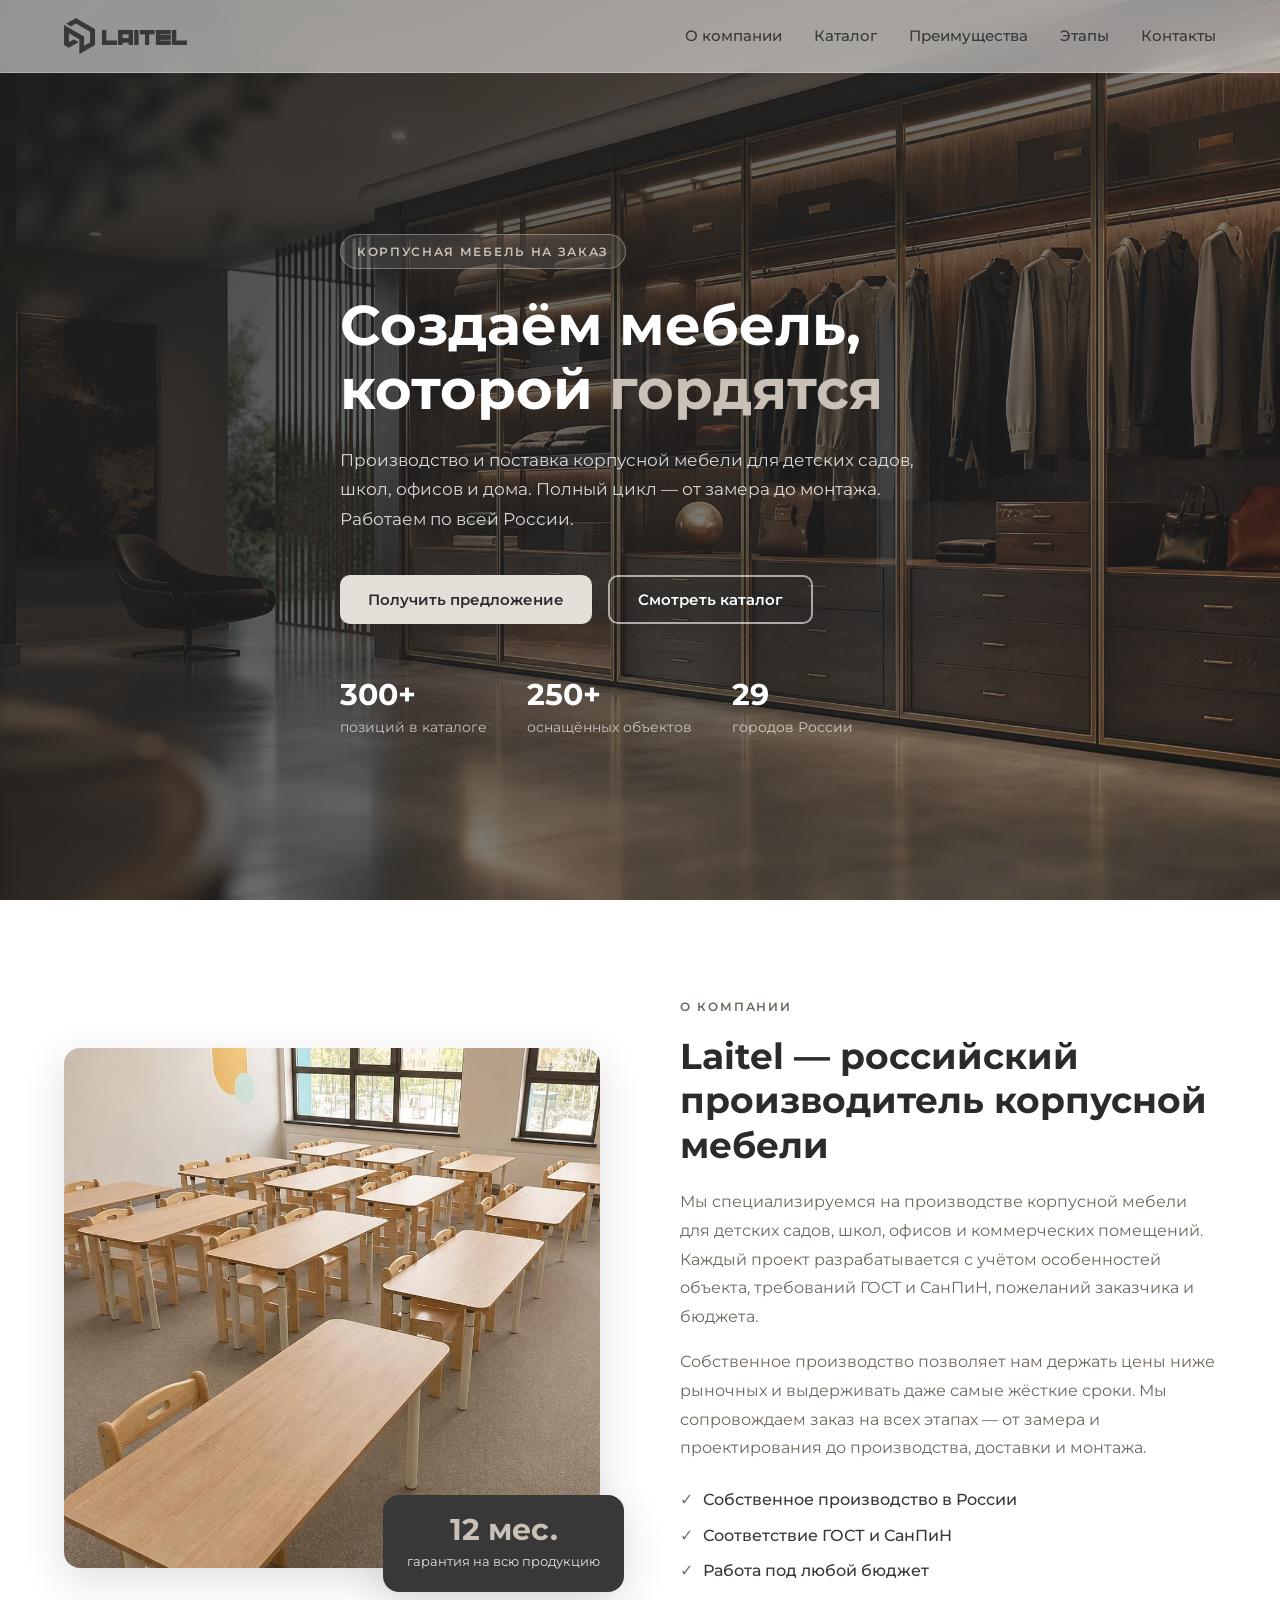
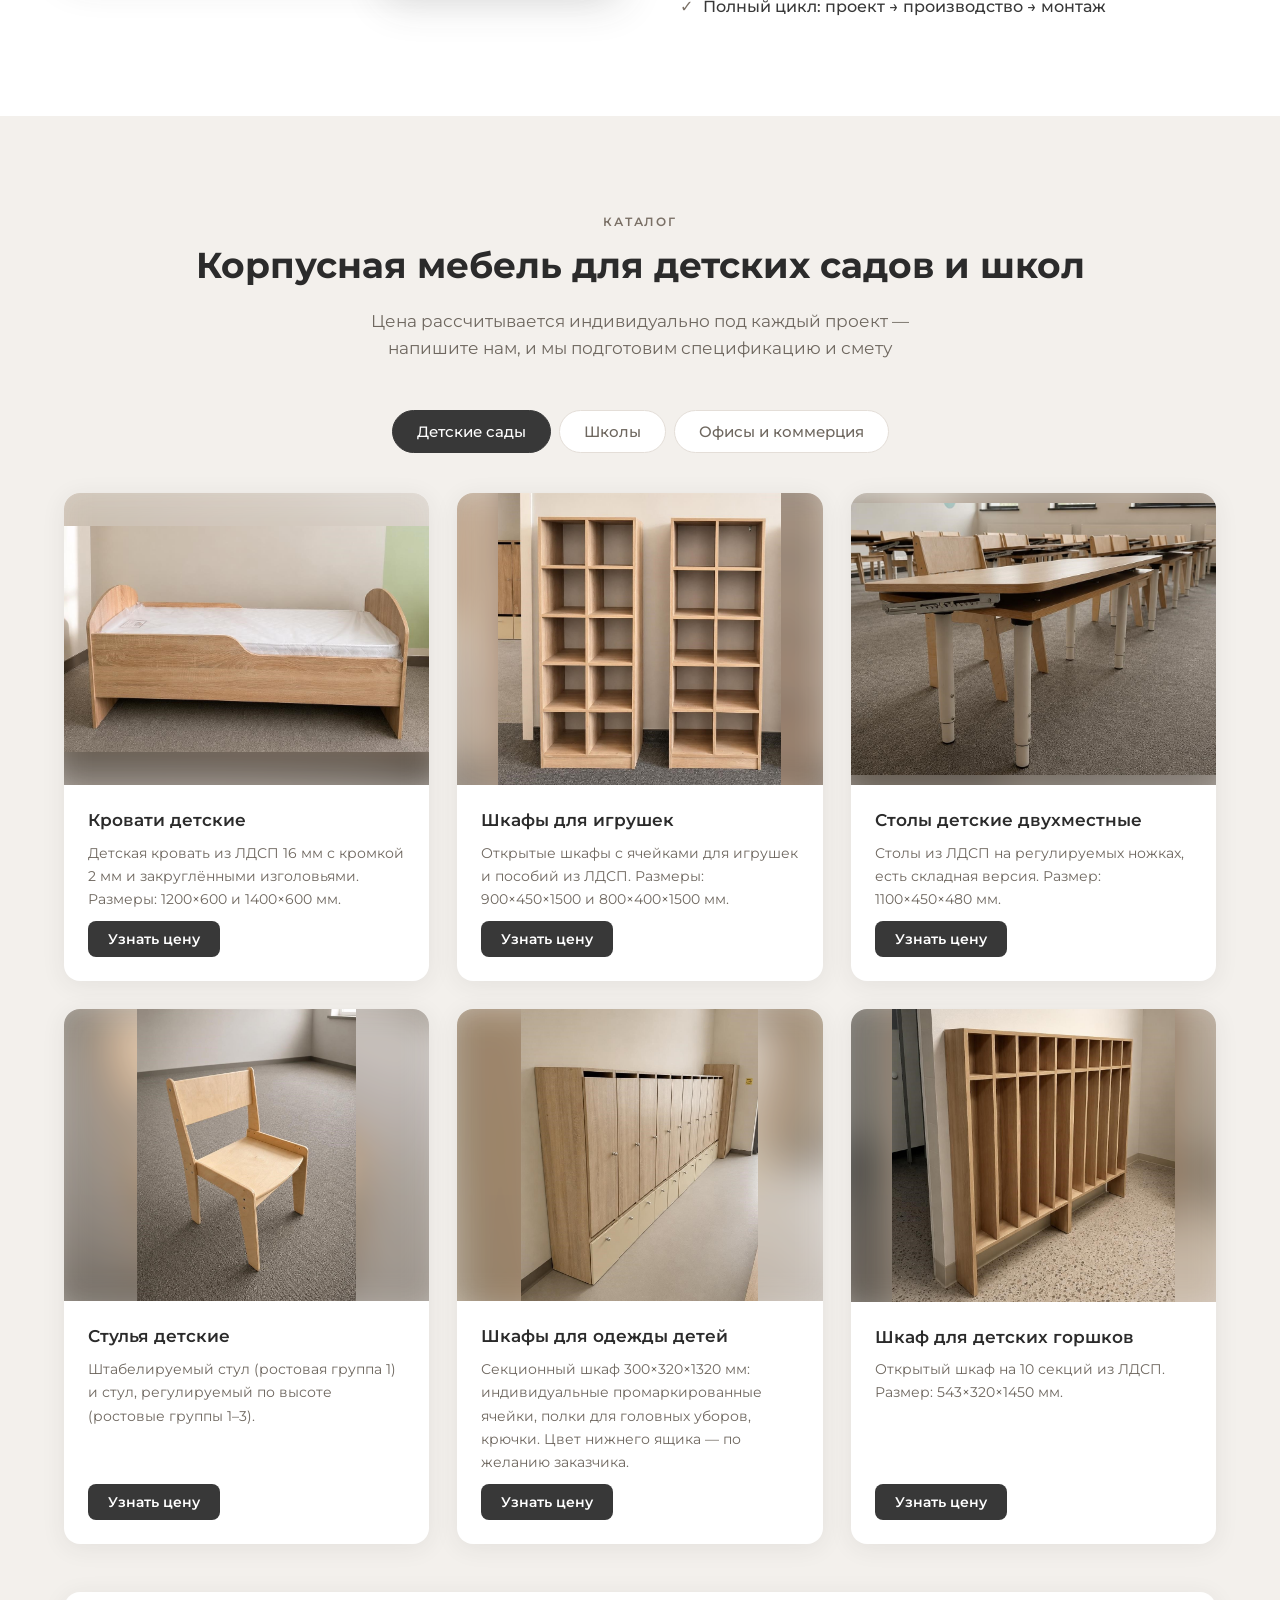
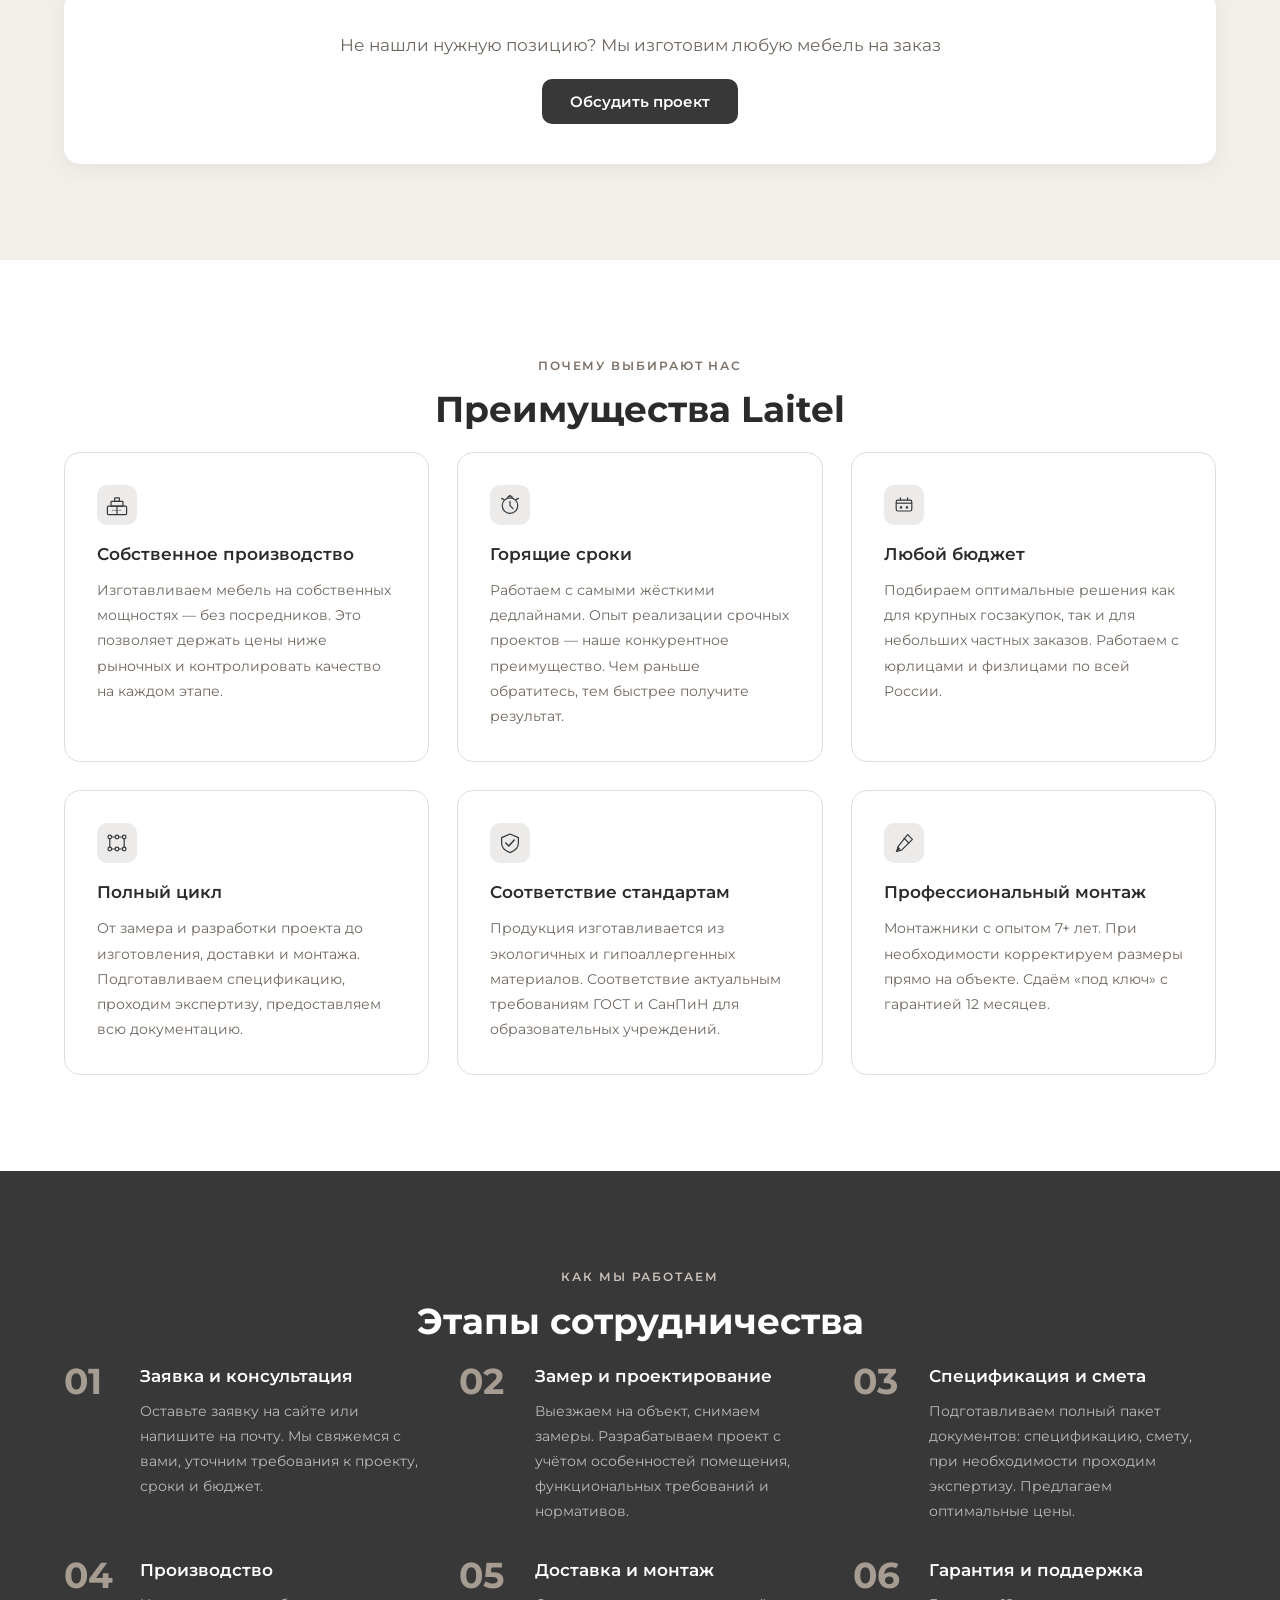
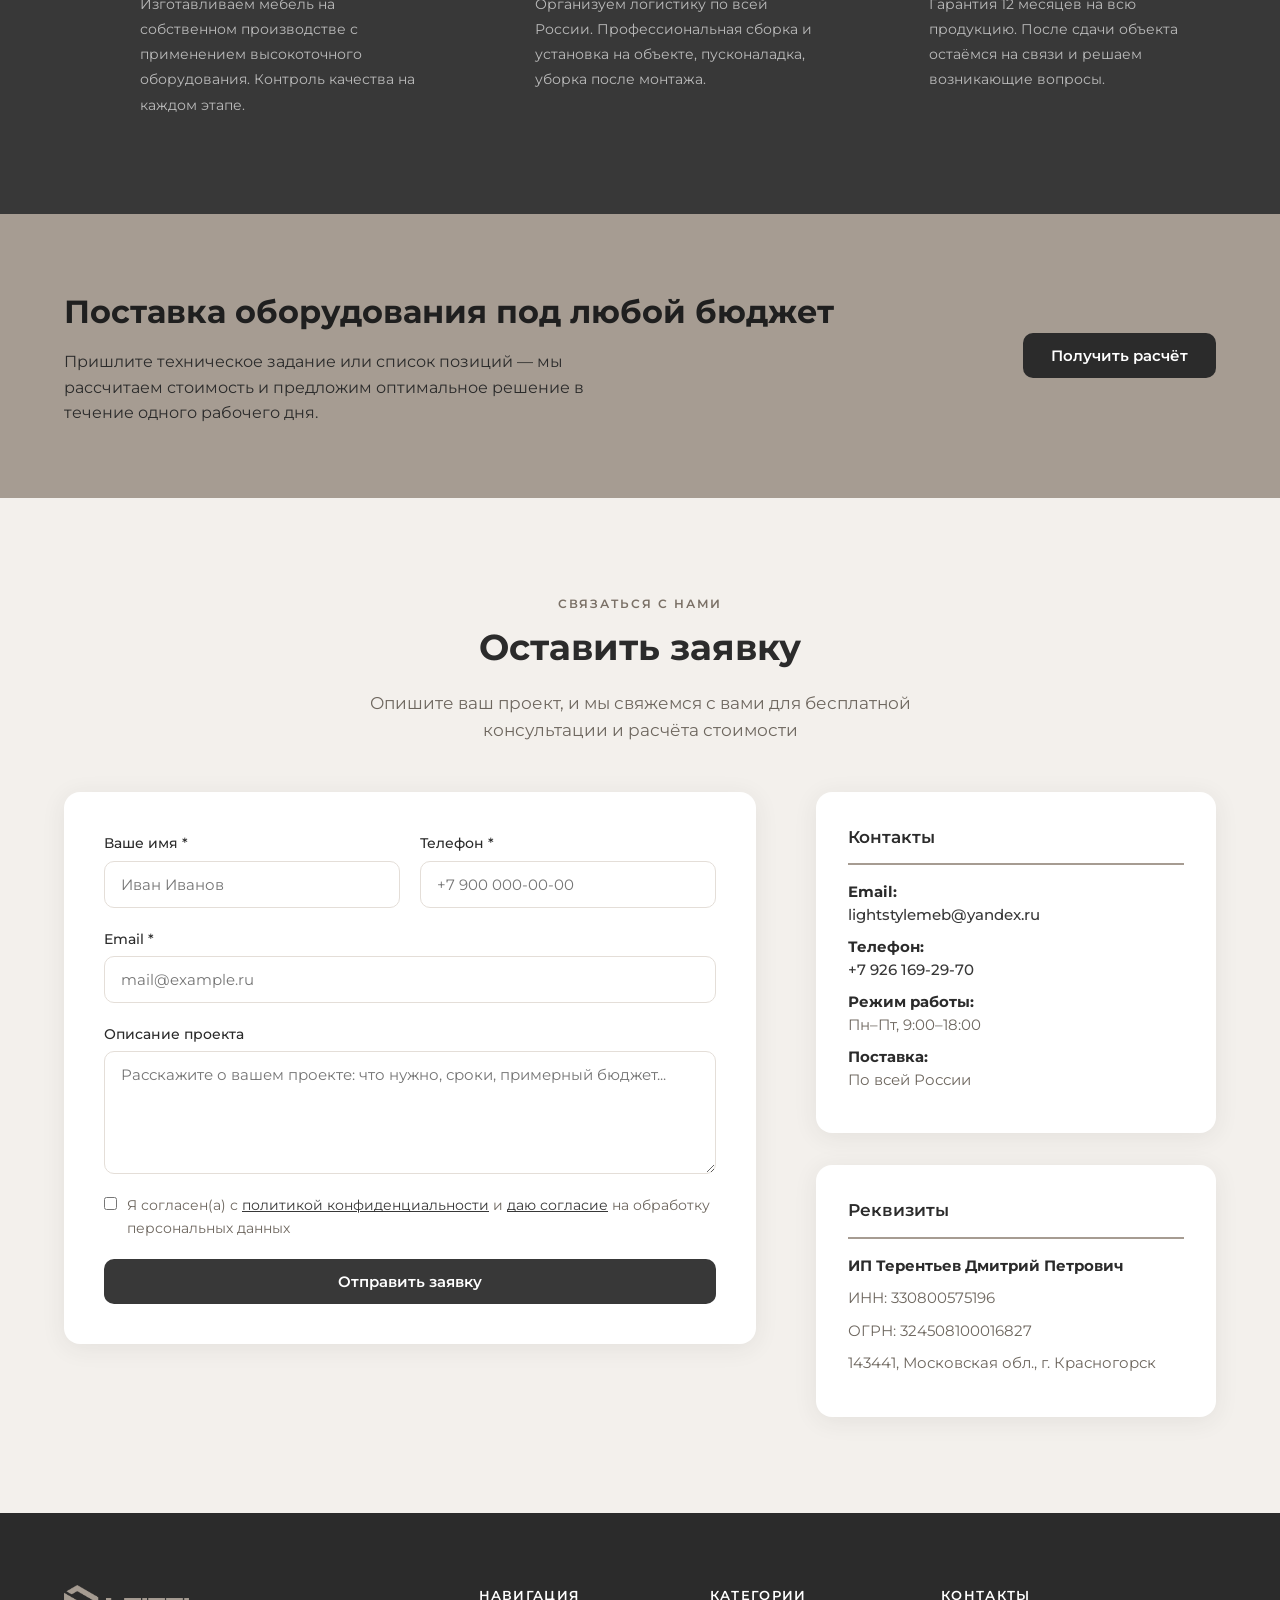
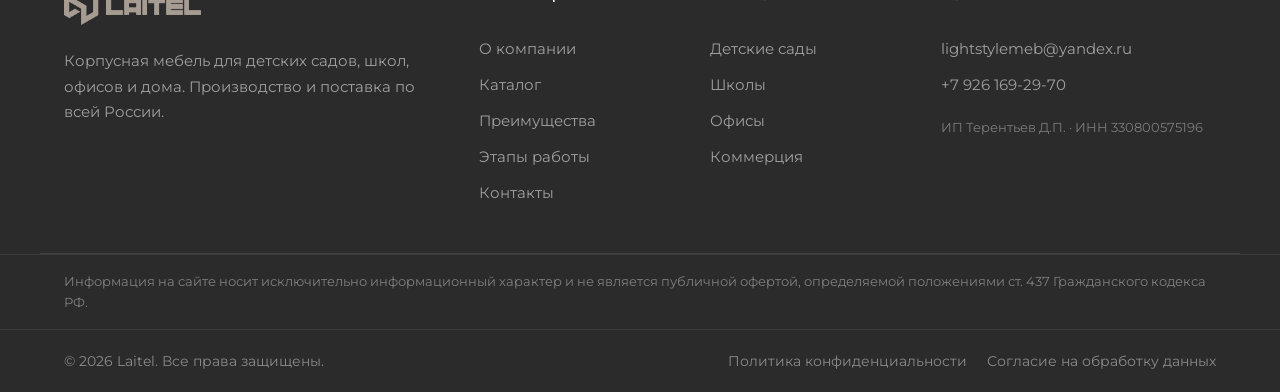
<file: index.html>
<!DOCTYPE html>
<html lang="ru">
<head>
  <meta charset="UTF-8" />
  <meta name="viewport" content="width=device-width, initial-scale=1.0" />
  <title>Laitel — Корпусная мебель на заказ</title>
  <meta name="description" content="Laitel — производство корпусной мебели для детских садов, школ, офисов и дома. Полный цикл от проекта до монтажа по всей России." />
  <meta name="theme-color" content="#383838" />
  <meta property="og:type" content="website" />
  <meta property="og:title" content="Laitel — Корпусная мебель на заказ" />
  <meta property="og:description" content="Производство и поставка корпусной мебели для детских садов, школ, офисов и дома по всей России." />
  <meta property="og:image" content="https://laitel-mebel.ru/images/og-laitel.jpg" />
  <link rel="icon" type="image/png" href="favicon.png" />
  <link rel="apple-touch-icon" href="apple-touch-icon.png" />
  <link rel="preconnect" href="https://fonts.googleapis.com" />
  <link rel="preconnect" href="https://fonts.gstatic.com" crossorigin />
  <link href="https://fonts.googleapis.com/css2?family=Montserrat:wght@400;500;600;700&display=swap" rel="stylesheet" />
  <link rel="stylesheet" href="style.css" />
</head>
<body>

<!-- HEADER -->
<header class="header" id="header">
  <div class="container header__inner">
    <a href="#top" class="logo" aria-label="Laitel — на главную">
      <img src="images/laitel-logo-dark.png" alt="Laitel" width="124" height="36" />
    </a>
    <nav class="nav" id="nav">
      <a href="#about">О компании</a>
      <a href="#catalog">Каталог</a>
      <a href="#advantages">Преимущества</a>
      <a href="#process">Этапы</a>
      <a href="#contact">Контакты</a>
    </nav>
    <button class="burger" id="burger" aria-label="Меню">
      <span></span><span></span><span></span>
    </button>
  </div>
</header>

<!-- HERO -->
<section class="hero" id="top">
  <div class="hero__bg">
    <div class="hero__overlay"></div>
  </div>
  <div class="container hero__content">
    <p class="hero__label">Корпусная мебель на заказ</p>
    <h1 class="hero__title">Создаём мебель,<br>которой <span>гордятся</span></h1>
    <p class="hero__sub">Производство и поставка корпусной мебели для детских садов, школ, офисов и дома. Полный цикл — от замера до монтажа. Работаем по всей России.</p>
    <div class="hero__btns">
      <a href="#contact" class="btn btn--primary">Получить предложение</a>
      <a href="#catalog" class="btn btn--outline">Смотреть каталог</a>
    </div>
    <div class="hero__stats">
      <div class="hero__stat">
        <strong>300+</strong>
        <span>позиций в каталоге</span>
      </div>
      <div class="hero__stat">
        <strong>250+</strong>
        <span>оснащённых объектов</span>
      </div>
      <div class="hero__stat">
        <strong>29</strong>
        <span>городов России</span>
      </div>
    </div>
  </div>
</section>

<!-- ABOUT -->
<section class="about section" id="about">
  <div class="container">
    <div class="about__grid">
      <div class="about__image-wrap">
        <img src="images/image0.jpg" alt="Детская мебель Laitel в групповой комнате" class="about__image" loading="lazy" />
        <div class="about__badge">
          <strong>12 мес.</strong>
          <span>гарантия на всю продукцию</span>
        </div>
      </div>
      <div class="about__text">
        <p class="section__label">О компании</p>
        <h2 class="section__title">Laitel — российский производитель корпусной мебели</h2>
        <p>Мы специализируемся на производстве корпусной мебели для детских садов, школ, офисов и коммерческих помещений. Каждый проект разрабатывается с учётом особенностей объекта, требований ГОСТ и СанПиН, пожеланий заказчика и бюджета.</p>
        <p>Собственное производство позволяет нам держать цены ниже рыночных и выдерживать даже самые жёсткие сроки. Мы сопровождаем заказ на всех этапах — от замера и проектирования до производства, доставки и монтажа.</p>
        <ul class="about__list">
          <li><span class="check">✓</span> Собственное производство в России</li>
          <li><span class="check">✓</span> Соответствие ГОСТ и СанПиН</li>
          <li><span class="check">✓</span> Работа под любой бюджет</li>
          <li><span class="check">✓</span> Полный цикл: проект → производство → монтаж</li>
        </ul>
      </div>
    </div>
  </div>
</section>

<!-- CATALOG -->
<section class="catalog section" id="catalog">
  <div class="container">
    <p class="section__label center">Каталог</p>
    <h2 class="section__title center">Корпусная мебель для детских садов и школ</h2>
    <p class="section__sub center">Цена рассчитывается индивидуально под каждый проект — напишите нам, и мы подготовим спецификацию и смету</p>

    <div class="tabs">
      <button class="tab tab--active" data-tab="kindergarten">Детские сады</button>
      <button class="tab" data-tab="school">Школы</button>
      <button class="tab" data-tab="office">Офисы и коммерция</button>
    </div>

    <div class="catalog__grid" id="tab-kindergarten">
      <div class="card">
        <div class="card__img" role="img" aria-label="Кровати детские" style="--img:url('images/image74.jpg')"></div>
        <div class="card__body">
          <h3>Кровати детские</h3>
          <p>Детская кровать из ЛДСП 16 мм с кромкой 2 мм и закруглёнными изголовьями. Размеры: 1200×600 и 1400×600 мм.</p>
          <a href="#contact" class="btn btn--sm">Узнать цену</a>
        </div>
      </div>
      <div class="card">
        <div class="card__img" role="img" aria-label="Шкафы для игрушек" style="--img:url('images/image34.jpg')"></div>
        <div class="card__body">
          <h3>Шкафы для игрушек</h3>
          <p>Открытые шкафы с ячейками для игрушек и пособий из ЛДСП. Размеры: 900×450×1500 и 800×400×1500 мм.</p>
          <a href="#contact" class="btn btn--sm">Узнать цену</a>
        </div>
      </div>
      <div class="card">
        <div class="card__img" role="img" aria-label="Столы детские двухместные" style="--img:url('images/image58.jpg')"></div>
        <div class="card__body">
          <h3>Столы детские двухместные</h3>
          <p>Столы из ЛДСП на регулируемых ножках, есть складная версия. Размер: 1100×450×480 мм.</p>
          <a href="#contact" class="btn btn--sm">Узнать цену</a>
        </div>
      </div>
      <div class="card">
        <div class="card__img" role="img" aria-label="Стулья детские" style="--img:url('images/image59.jpg')"></div>
        <div class="card__body">
          <h3>Стулья детские</h3>
          <p>Штабелируемый стул (ростовая группа 1) и стул, регулируемый по высоте (ростовые группы 1–3).</p>
          <a href="#contact" class="btn btn--sm">Узнать цену</a>
        </div>
      </div>
      <div class="card">
        <div class="card__img" role="img" aria-label="Шкафы для одежды детей" style="--img:url('images/image82.jpg')"></div>
        <div class="card__body">
          <h3>Шкафы для одежды детей</h3>
          <p>Секционный шкаф 300×320×1320 мм: индивидуальные промаркированные ячейки, полки для головных уборов, крючки. Цвет нижнего ящика — по желанию заказчика.</p>
          <a href="#contact" class="btn btn--sm">Узнать цену</a>
        </div>
      </div>
      <div class="card">
        <div class="card__img" role="img" aria-label="Шкаф для детских горшков" style="--img:url('images/image38.jpg')"></div>
        <div class="card__body">
          <h3>Шкаф для детских горшков</h3>
          <p>Открытый шкаф на 10 секций из ЛДСП. Размер: 543×320×1450 мм.</p>
          <a href="#contact" class="btn btn--sm">Узнать цену</a>
        </div>
      </div>
    </div>

    <div class="catalog__grid hidden" id="tab-school">
      <div class="card">
        <div class="card__img" role="img" aria-label="Стол письменный с ящиками" style="--img:url('images/image42.jpg')"></div>
        <div class="card__body">
          <h3>Стол письменный с ящиками</h3>
          <p>Письменный стол с выдвижными ящиками и нишей из ЛДСП. Размер: 1200×600×750 мм.</p>
          <a href="#contact" class="btn btn--sm">Узнать цену</a>
        </div>
      </div>
      <div class="card">
        <div class="card__img" role="img" aria-label="Стол письменный" style="--img:url('images/image48.jpg')"></div>
        <div class="card__body">
          <h3>Стол письменный</h3>
          <p>Письменный стол с кабель-каналами в столешнице из ЛДСП. Размер: 1400×700×750 мм.</p>
          <a href="#contact" class="btn btn--sm">Узнать цену</a>
        </div>
      </div>
      <div class="card">
        <div class="card__img" role="img" aria-label="Шкаф для белья" style="--img:url('images/image5.jpg')"></div>
        <div class="card__body">
          <h3>Шкаф для белья</h3>
          <p>Вместительный шкаф с двустворчатой дверцей и выдвижными ящиками из ЛДСП. Размер: 1200×600×1800 мм.</p>
          <a href="#contact" class="btn btn--sm">Узнать цену</a>
        </div>
      </div>
      <div class="card">
        <div class="card__img" role="img" aria-label="Шкаф комбинированный со стеклом" style="--img:url('images/image17.jpg')"></div>
        <div class="card__body">
          <h3>Шкаф комбинированный со стеклом</h3>
          <p>Шкаф со стеклянными дверцами в верхней части и закрытыми секциями внизу. Размер: 724×362×1779 мм.</p>
          <a href="#contact" class="btn btn--sm">Узнать цену</a>
        </div>
      </div>
      <div class="card">
        <div class="card__img" role="img" aria-label="Шкаф для одежды" style="--img:url('images/image19.jpg')"></div>
        <div class="card__body">
          <h3>Шкаф для одежды</h3>
          <p>Двустворчатый шкаф из ЛДСП для верхней одежды. Размер: 800×400×1800 мм.</p>
          <a href="#contact" class="btn btn--sm">Узнать цену</a>
        </div>
      </div>
      <div class="card">
        <div class="card__img" role="img" aria-label="Шкаф для хранения игрушек" style="--img:url('images/image31.jpg')"></div>
        <div class="card__body">
          <h3>Шкаф для хранения игрушек</h3>
          <p>Открытый шкаф с ячейками из ЛДСП. Размер: 800×400×1500 мм.</p>
          <a href="#contact" class="btn btn--sm">Узнать цену</a>
        </div>
      </div>
    </div>

    <div class="catalog__grid hidden" id="tab-office">
      <div class="card">
        <div class="card__img" role="img" aria-label="Стойка ресепшн угловая" style="--img:url('images/image94.jpg')"></div>
        <div class="card__body">
          <h3>Стойка ресепшн угловая</h3>
          <p>Угловая двухсекционная стойка ресепшн из ЛДСП для холлов и приёмных.</p>
          <a href="#contact" class="btn btn--sm">Узнать цену</a>
        </div>
      </div>
      <div class="card">
        <div class="card__img" role="img" aria-label="Тумба приставная для оргтехники" style="--img:url('images/image24.jpg')"></div>
        <div class="card__body">
          <h3>Тумба приставная для оргтехники</h3>
          <p>Тумба с нишей и двустворчатой дверцей из ЛДСП. Размер: 600×500×700 мм.</p>
          <a href="#contact" class="btn btn--sm">Узнать цену</a>
        </div>
      </div>
      <div class="card">
        <div class="card__img" role="img" aria-label="Модульная кухня" style="--img:url('images/image76.jpg')"></div>
        <div class="card__body">
          <h3>Модульная кухня</h3>
          <p>Кухонный блок из ЛДСП: навесные шкафы и тумба под мойку. Размер секции: 600×1030×2000 мм.</p>
          <a href="#contact" class="btn btn--sm">Узнать цену</a>
        </div>
      </div>
    </div>

    <div class="catalog__cta">
      <p>Не нашли нужную позицию? Мы изготовим любую мебель на заказ</p>
      <a href="#contact" class="btn btn--primary">Обсудить проект</a>
    </div>
  </div>
</section>

<!-- ADVANTAGES -->
<section class="advantages section" id="advantages">
  <div class="container">
    <p class="section__label center">Почему выбирают нас</p>
    <h2 class="section__title center">Преимущества Laitel</h2>
    <div class="adv__grid">

      <div class="adv__card">
        <div class="adv__icon">
          <svg viewBox="0 0 40 40" fill="none" xmlns="http://www.w3.org/2000/svg">
            <rect x="4" y="22" width="32" height="14" rx="2" stroke="#383838" stroke-width="2"/>
            <rect x="10" y="14" width="20" height="8" rx="1" stroke="#383838" stroke-width="2"/>
            <rect x="16" y="8" width="8" height="6" rx="1" stroke="#383838" stroke-width="2"/>
            <line x1="20" y1="22" x2="20" y2="36" stroke="#383838" stroke-width="2"/>
            <line x1="12" y1="29" x2="28" y2="29" stroke="#383838" stroke-width="1.5" stroke-dasharray="2 2"/>
          </svg>
        </div>
        <h3>Собственное производство</h3>
        <p>Изготавливаем мебель на собственных мощностях — без посредников. Это позволяет держать цены ниже рыночных и контролировать качество на каждом этапе.</p>
      </div>

      <div class="adv__card">
        <div class="adv__icon">
          <svg viewBox="0 0 40 40" fill="none" xmlns="http://www.w3.org/2000/svg">
            <circle cx="20" cy="21" r="13" stroke="#383838" stroke-width="2"/>
            <polyline points="20,14 20,21 25,26" stroke="#383838" stroke-width="2" stroke-linecap="round" stroke-linejoin="round"/>
            <path d="M16 7 L20 4 L24 7" stroke="#383838" stroke-width="2" stroke-linecap="round" stroke-linejoin="round"/>
            <line x1="30" y1="11" x2="34" y2="9" stroke="#383838" stroke-width="2" stroke-linecap="round"/>
            <line x1="10" y1="11" x2="6" y2="9" stroke="#383838" stroke-width="2" stroke-linecap="round"/>
          </svg>
        </div>
        <h3>Горящие сроки</h3>
        <p>Работаем с самыми жёсткими дедлайнами. Опыт реализации срочных проектов — наше конкурентное преимущество. Чем раньше обратитесь, тем быстрее получите результат.</p>
      </div>

      <div class="adv__card">
        <div class="adv__icon">
          <svg viewBox="0 0 40 40" fill="none" xmlns="http://www.w3.org/2000/svg">
            <rect x="7" y="12" width="26" height="18" rx="3" stroke="#383838" stroke-width="2"/>
            <line x1="7" y1="17" x2="33" y2="17" stroke="#383838" stroke-width="2"/>
            <line x1="14" y1="12" x2="14" y2="8" stroke="#383838" stroke-width="2" stroke-linecap="round"/>
            <line x1="26" y1="12" x2="26" y2="8" stroke="#383838" stroke-width="2" stroke-linecap="round"/>
            <rect x="13" y="22" width="4" height="4" rx="1" fill="#383838"/>
            <rect x="23" y="22" width="4" height="4" rx="1" fill="#383838"/>
          </svg>
        </div>
        <h3>Любой бюджет</h3>
        <p>Подбираем оптимальные решения как для крупных госзакупок, так и для небольших частных заказов. Работаем с юрлицами и физлицами по всей России.</p>
      </div>

      <div class="adv__card">
        <div class="adv__icon">
          <svg viewBox="0 0 40 40" fill="none" xmlns="http://www.w3.org/2000/svg">
            <circle cx="8" cy="10" r="3" stroke="#383838" stroke-width="2"/>
            <circle cx="20" cy="10" r="3" stroke="#383838" stroke-width="2"/>
            <circle cx="32" cy="10" r="3" stroke="#383838" stroke-width="2"/>
            <circle cx="8" cy="30" r="3" stroke="#383838" stroke-width="2"/>
            <circle cx="20" cy="30" r="3" stroke="#383838" stroke-width="2"/>
            <circle cx="32" cy="30" r="3" stroke="#383838" stroke-width="2"/>
            <line x1="11" y1="10" x2="17" y2="10" stroke="#383838" stroke-width="2" stroke-linecap="round"/>
            <line x1="23" y1="10" x2="29" y2="10" stroke="#383838" stroke-width="2" stroke-linecap="round"/>
            <line x1="32" y1="13" x2="32" y2="27" stroke="#383838" stroke-width="2" stroke-linecap="round"/>
            <line x1="29" y1="30" x2="23" y2="30" stroke="#383838" stroke-width="2" stroke-linecap="round"/>
            <line x1="17" y1="30" x2="11" y2="30" stroke="#383838" stroke-width="2" stroke-linecap="round"/>
            <line x1="8" y1="27" x2="8" y2="13" stroke="#383838" stroke-width="2" stroke-linecap="round"/>
          </svg>
        </div>
        <h3>Полный цикл</h3>
        <p>От замера и разработки проекта до изготовления, доставки и монтажа. Подготавливаем спецификацию, проходим экспертизу, предоставляем всю документацию.</p>
      </div>

      <div class="adv__card">
        <div class="adv__icon">
          <svg viewBox="0 0 40 40" fill="none" xmlns="http://www.w3.org/2000/svg">
            <path d="M20 5 L34 11 L34 20 C34 27.5 27.5 33.5 20 36 C12.5 33.5 6 27.5 6 20 L6 11 Z" stroke="#383838" stroke-width="2" stroke-linejoin="round"/>
            <polyline points="13,20 18,25 27,15" stroke="#383838" stroke-width="2.5" stroke-linecap="round" stroke-linejoin="round"/>
          </svg>
        </div>
        <h3>Соответствие стандартам</h3>
        <p>Продукция изготавливается из экологичных и гипоаллергенных материалов. Соответствие актуальным требованиям ГОСТ и СанПиН для образовательных учреждений.</p>
      </div>

      <div class="adv__card">
        <div class="adv__icon">
          <svg viewBox="0 0 40 40" fill="none" xmlns="http://www.w3.org/2000/svg">
            <path d="M26 6 L34 14 L16 32 L8 34 L10 26 Z" stroke="#383838" stroke-width="2" stroke-linejoin="round"/>
            <line x1="20" y1="12" x2="28" y2="20" stroke="#383838" stroke-width="2" stroke-linecap="round"/>
            <path d="M6 36 L10 26 L14 30 Z" fill="#383838"/>
          </svg>
        </div>
        <h3>Профессиональный монтаж</h3>
        <p>Монтажники с опытом 7+ лет. При необходимости корректируем размеры прямо на объекте. Сдаём «под ключ» с гарантией 12 месяцев.</p>
      </div>

    </div>
  </div>
</section>

<!-- PROCESS -->
<section class="process section" id="process">
  <div class="container">
    <p class="section__label center">Как мы работаем</p>
    <h2 class="section__title center">Этапы сотрудничества</h2>
    <div class="process__steps">
      <div class="process__step">
        <div class="process__num">01</div>
        <div class="process__body">
          <h3>Заявка и консультация</h3>
          <p>Оставьте заявку на сайте или напишите на почту. Мы свяжемся с вами, уточним требования к проекту, сроки и бюджет.</p>
        </div>
      </div>
      <div class="process__step">
        <div class="process__num">02</div>
        <div class="process__body">
          <h3>Замер и проектирование</h3>
          <p>Выезжаем на объект, снимаем замеры. Разрабатываем проект с учётом особенностей помещения, функциональных требований и нормативов.</p>
        </div>
      </div>
      <div class="process__step">
        <div class="process__num">03</div>
        <div class="process__body">
          <h3>Спецификация и смета</h3>
          <p>Подготавливаем полный пакет документов: спецификацию, смету, при необходимости проходим экспертизу. Предлагаем оптимальные цены.</p>
        </div>
      </div>
      <div class="process__step">
        <div class="process__num">04</div>
        <div class="process__body">
          <h3>Производство</h3>
          <p>Изготавливаем мебель на собственном производстве с применением высокоточного оборудования. Контроль качества на каждом этапе.</p>
        </div>
      </div>
      <div class="process__step">
        <div class="process__num">05</div>
        <div class="process__body">
          <h3>Доставка и монтаж</h3>
          <p>Организуем логистику по всей России. Профессиональная сборка и установка на объекте, пусконаладка, уборка после монтажа.</p>
        </div>
      </div>
      <div class="process__step">
        <div class="process__num">06</div>
        <div class="process__body">
          <h3>Гарантия и поддержка</h3>
          <p>Гарантия 12 месяцев на всю продукцию. После сдачи объекта остаёмся на связи и решаем возникающие вопросы.</p>
        </div>
      </div>
    </div>
  </div>
</section>

<!-- OFFER BANNER -->
<section class="banner">
  <div class="container banner__inner">
    <div class="banner__text">
      <h2>Поставка оборудования под любой бюджет</h2>
      <p>Пришлите техническое задание или список позиций — мы рассчитаем стоимость и предложим оптимальное решение в течение одного рабочего дня.</p>
    </div>
    <a href="#contact" class="btn btn--white">Получить расчёт</a>
  </div>
</section>

<!-- CONTACT -->
<section class="contact section" id="contact">
  <div class="container">
    <p class="section__label center">Связаться с нами</p>
    <h2 class="section__title center">Оставить заявку</h2>
    <p class="section__sub center">Опишите ваш проект, и мы свяжемся с вами для бесплатной консультации и расчёта стоимости</p>

    <div class="contact__grid">
      <form class="form" id="contactForm" novalidate>
        <input type="hidden" name="subject" value="Новая заявка с сайта Laitel" />
        <input type="hidden" name="from_name" value="Сайт Laitel" />
        <div class="form__row">
          <div class="form__field">
            <label for="name">Ваше имя *</label>
            <input type="text" id="name" name="name" placeholder="Иван Иванов" required />
          </div>
          <div class="form__field">
            <label for="phone">Телефон *</label>
            <input type="tel" id="phone" name="phone" placeholder="+7 900 000-00-00" required />
          </div>
        </div>
        <div class="form__field">
          <label for="email">Email *</label>
          <input type="email" id="email" name="email" placeholder="mail@example.ru" required />
        </div>
        <div class="form__field">
          <label for="message">Описание проекта</label>
          <textarea id="message" name="message" rows="5" placeholder="Расскажите о вашем проекте: что нужно, сроки, примерный бюджет..."></textarea>
        </div>
        <div class="form__checkbox">
          <input type="checkbox" id="privacy" name="privacy" required />
          <label for="privacy">Я согласен(а) с <a href="privacy.html" target="_blank">политикой конфиденциальности</a> и <a href="consent.html" target="_blank">даю согласие</a> на обработку персональных данных</label>
        </div>
        <button type="submit" class="btn btn--primary btn--full">Отправить заявку</button>
        <div class="form__success hidden" id="formSuccess">
          <span>✓</span> Спасибо! Мы получили вашу заявку и свяжемся с вами в ближайшее время.
        </div>
        <div class="form__error hidden" id="formError">
          Ошибка отправки. Напишите нам напрямую: <a href="mailto:lightstylemeb@yandex.ru">lightstylemeb@yandex.ru</a>
        </div>
      </form>

      <div class="contact__info">
        <div class="contact__block">
          <h3>Контакты</h3>
          <p><strong>Email:</strong><br/><a href="mailto:lightstylemeb@yandex.ru">lightstylemeb@yandex.ru</a></p>
          <p><strong>Телефон:</strong><br/><a href="tel:+79261692970">+7 926 169-29-70</a></p>
          <p><strong>Режим работы:</strong><br/>Пн–Пт, 9:00–18:00</p>
          <p><strong>Поставка:</strong><br/>По всей России</p>
        </div>
        <div class="contact__block">
          <h3>Реквизиты</h3>
          <p><strong>ИП Терентьев Дмитрий Петрович</strong></p>
          <p>ИНН: 330800575196</p>
          <p>ОГРН: 324508100016827</p>
          <p>143441, Московская обл., г. Красногорск</p>
        </div>
      </div>
    </div>
  </div>
</section>

<!-- FOOTER -->
<footer class="footer">
  <div class="container footer__inner">
    <div class="footer__brand">
      <a href="#top" class="logo" aria-label="Laitel — наверх">
        <img src="images/laitel-logo-light.png" alt="Laitel" width="137" height="40" loading="lazy" />
      </a>
      <p>Корпусная мебель для детских садов, школ, офисов и дома. Производство и поставка по всей России.</p>
    </div>
    <div class="footer__links">
      <h4>Навигация</h4>
      <a href="#about">О компании</a>
      <a href="#catalog">Каталог</a>
      <a href="#advantages">Преимущества</a>
      <a href="#process">Этапы работы</a>
      <a href="#contact">Контакты</a>
    </div>
    <div class="footer__links">
      <h4>Категории</h4>
      <a href="#catalog">Детские сады</a>
      <a href="#catalog">Школы</a>
      <a href="#catalog">Офисы</a>
      <a href="#catalog">Коммерция</a>
    </div>
    <div class="footer__contact">
      <h4>Контакты</h4>
      <a href="mailto:lightstylemeb@yandex.ru">lightstylemeb@yandex.ru</a>
      <a href="tel:+79261692970">+7 926 169-29-70</a>
      <p class="footer__small">ИП Терентьев Д.П. · ИНН 330800575196</p>
    </div>
  </div>
  <div class="footer__disclaimer">
    <div class="container">
      Информация на сайте носит исключительно информационный характер и не является публичной офертой, определяемой положениями ст. 437 Гражданского кодекса РФ.
    </div>
  </div>
  <div class="footer__bottom">
    <div class="container">
      <span>© 2026 Laitel. Все права защищены.</span>
      <div class="footer__bottom-links">
        <a href="privacy.html">Политика конфиденциальности</a>
        <a href="consent.html">Согласие на обработку данных</a>
      </div>
    </div>
  </div>
</footer>

<a href="#top" class="back-top" id="backTop" aria-label="Наверх">↑</a>

<script src="main.js"></script>
</body>
</html>
</file>
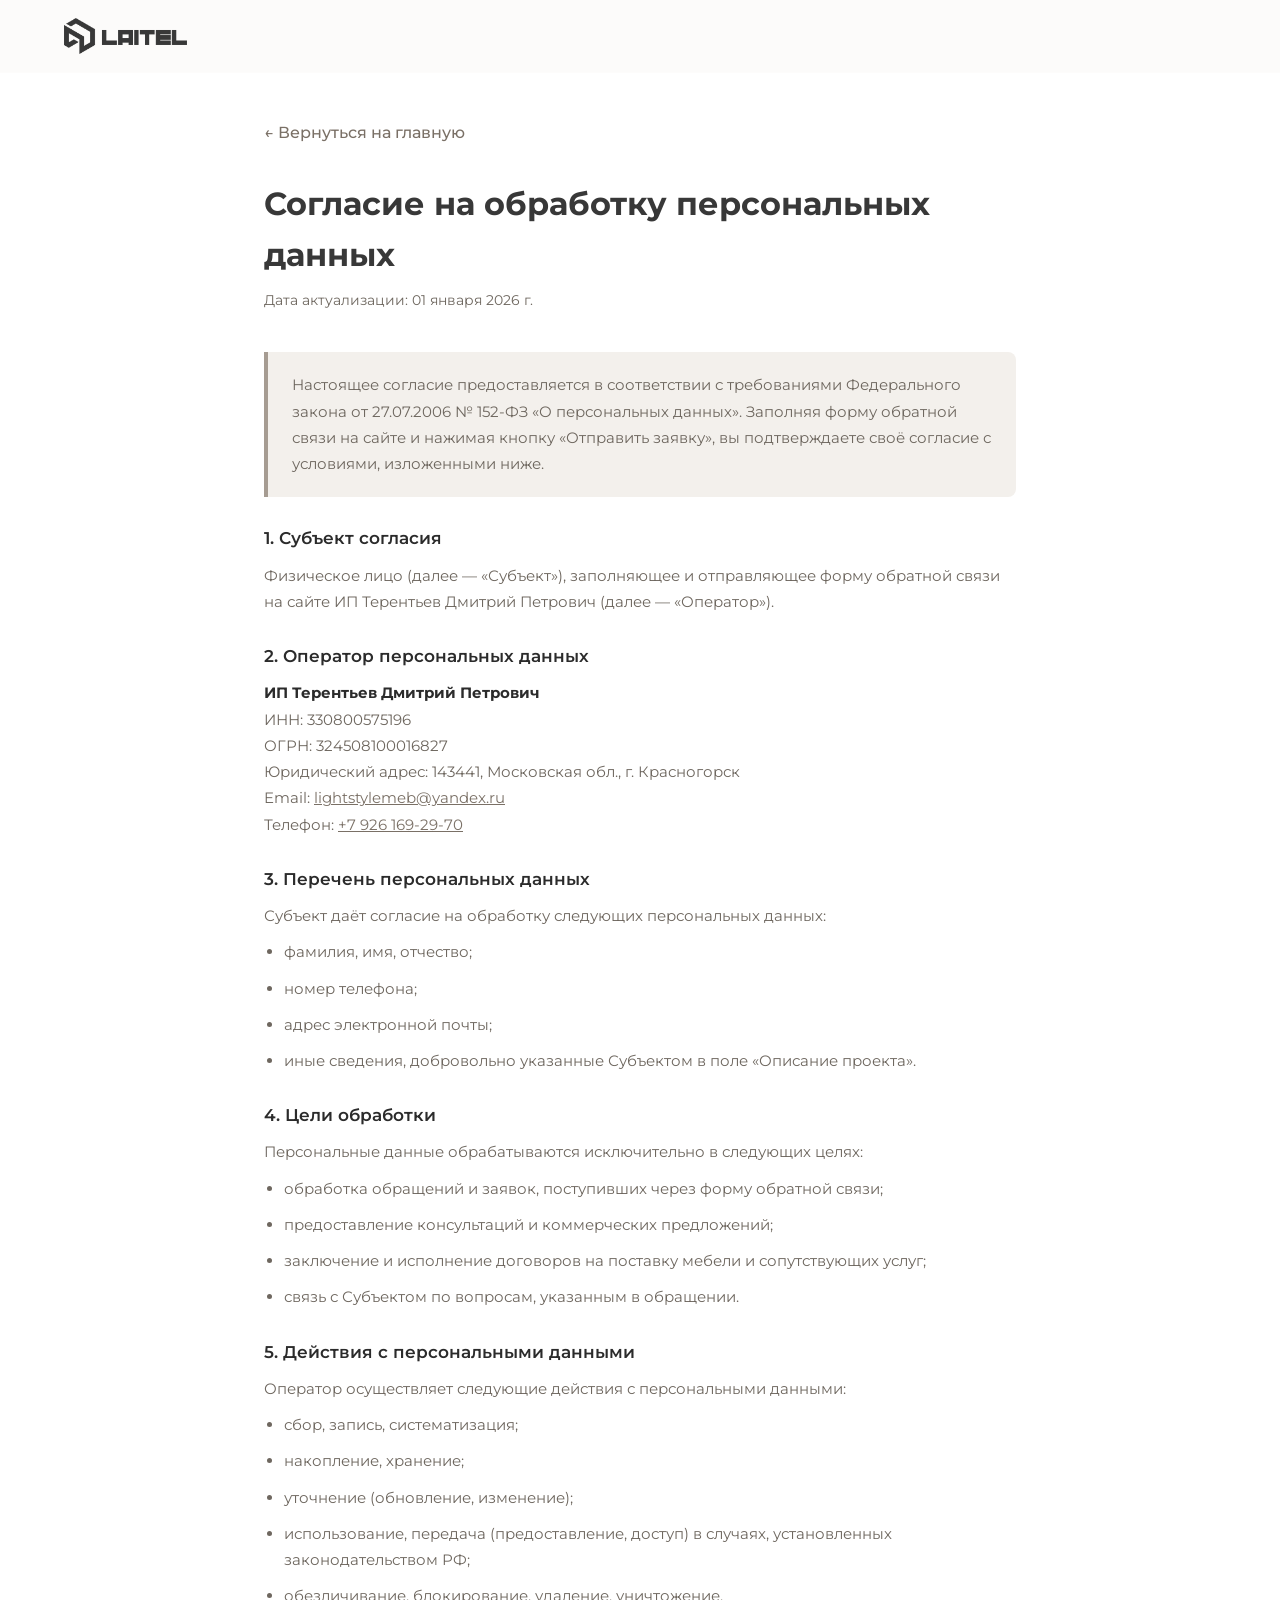
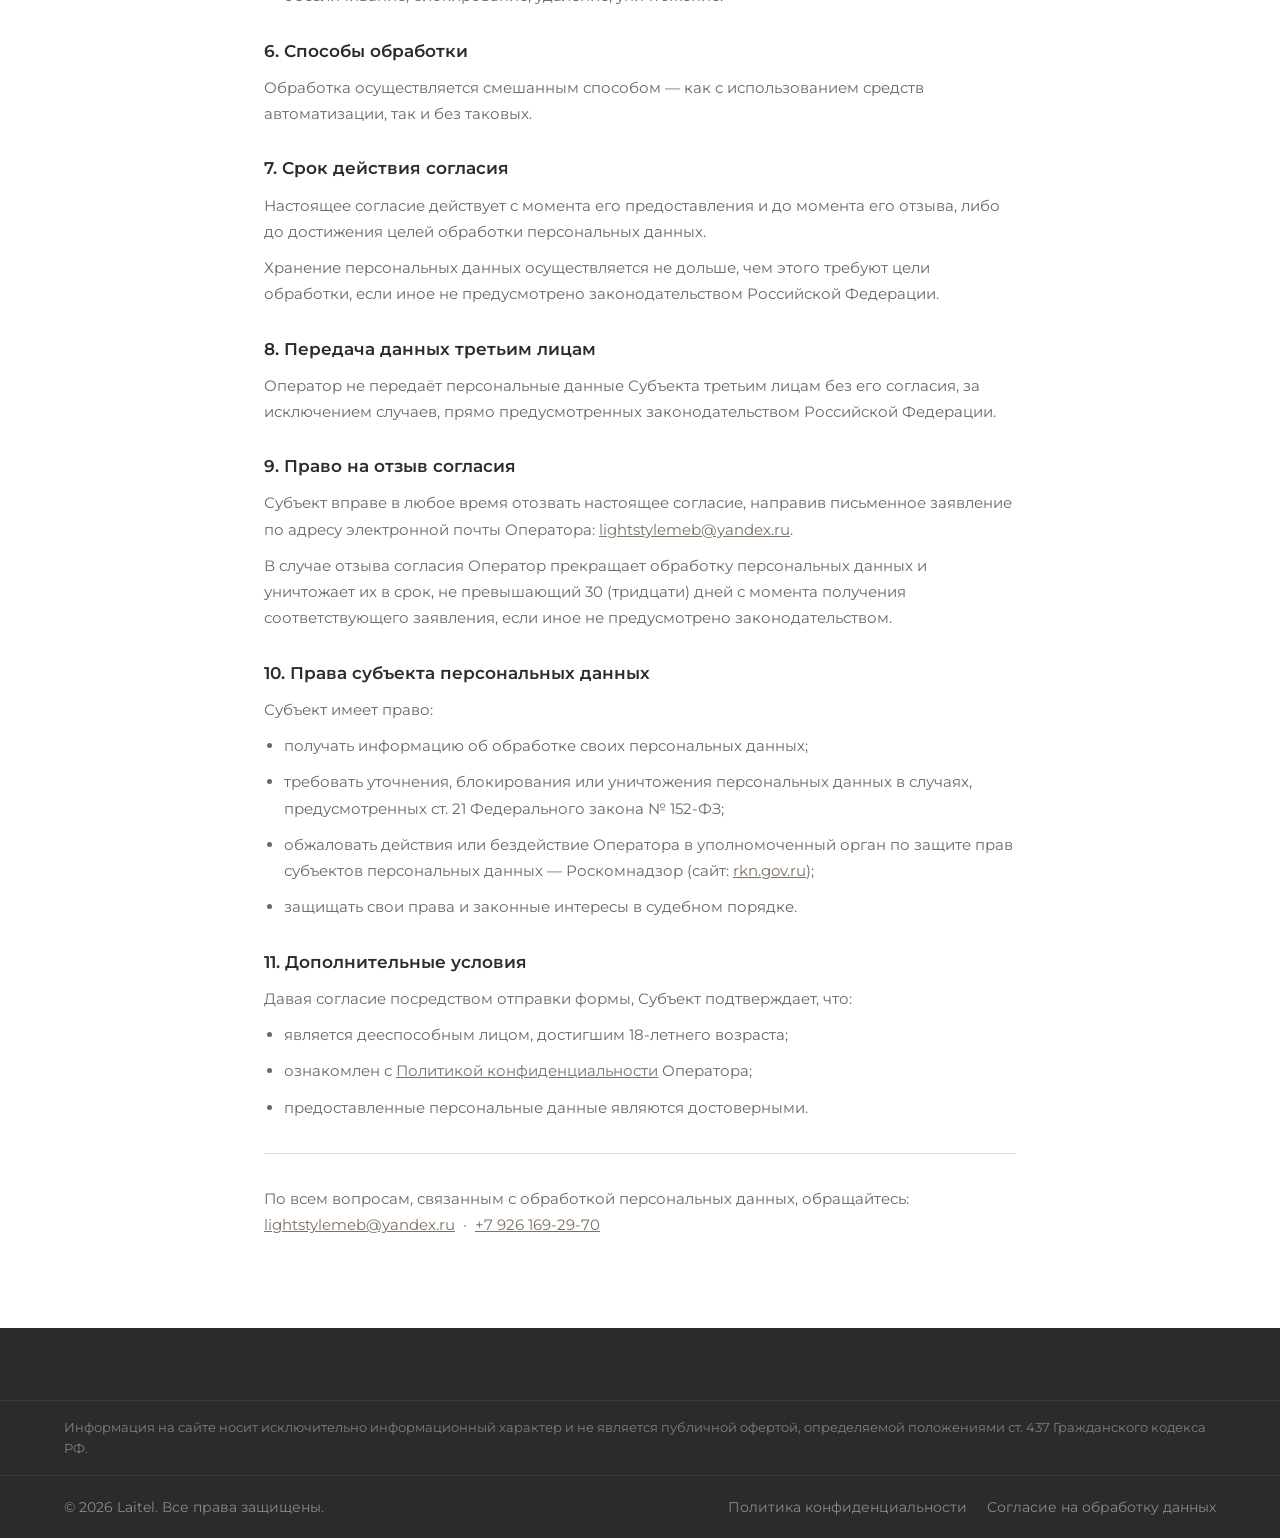
<file: consent.html>
<!DOCTYPE html>
<html lang="ru">
<head>
  <meta charset="UTF-8" />
  <meta name="viewport" content="width=device-width, initial-scale=1.0" />
  <title>Согласие на обработку персональных данных — Laitel</title>
  <link rel="icon" type="image/png" href="favicon.png" />
  <link rel="apple-touch-icon" href="apple-touch-icon.png" />
  <link rel="preconnect" href="https://fonts.googleapis.com" />
  <link rel="preconnect" href="https://fonts.gstatic.com" crossorigin />
  <link href="https://fonts.googleapis.com/css2?family=Montserrat:wght@400;500;600;700&display=swap" rel="stylesheet" />
  <link rel="stylesheet" href="style.css" />
  <style>
    .doc-page { padding: 120px 0 80px; min-height: 100vh; }
    .doc-page h1 { font-family: var(--font-heading); font-size: 2rem; margin-bottom: 8px; }
    .doc-page .updated { color: var(--gray); font-size: .875rem; margin-bottom: 40px; }
    .doc-page h2 { font-size: 1.0625rem; font-weight: 600; margin: 28px 0 10px; color: var(--dark); }
    .doc-page p, .doc-page li { color: var(--gray); line-height: 1.75; margin-bottom: 10px; font-size: .9375rem; }
    .doc-page ul { padding-left: 20px; list-style: disc; }
    .doc-page ol { padding-left: 20px; }
    .doc-page a { color: var(--color-accent-text); text-decoration: underline; }
    .doc-page strong { color: var(--dark); }
    .back-link { display: inline-flex; align-items: center; gap: 8px; color: var(--color-accent-text); font-weight: 500; margin-bottom: 32px; text-decoration: none !important; }
    .back-link:hover { text-decoration: underline; }
    .consent-box {
      background: var(--gray-light);
      border-left: 4px solid var(--beige-500);
      padding: 20px 24px;
      border-radius: 0 8px 8px 0;
      margin: 24px 0;
    }
    .consent-box p { margin-bottom: 0; }
    .divider { border: none; border-top: 1px solid var(--border); margin: 32px 0; }
  </style>
</head>
<body>
<header class="header">
  <div class="container header__inner">
    <a href="index.html" class="logo" aria-label="Laitel — на главную">
      <img src="images/laitel-logo-dark.png" alt="Laitel" width="124" height="36" />
    </a>
  </div>
</header>

<main class="doc-page">
  <div class="container" style="max-width:800px">
    <a href="index.html" class="back-link">← Вернуться на главную</a>

    <h1>Согласие на обработку персональных данных</h1>
    <p class="updated">Дата актуализации: 01 января 2026 г.</p>

    <div class="consent-box">
      <p>Настоящее согласие предоставляется в соответствии с требованиями Федерального закона от 27.07.2006 № 152-ФЗ «О персональных данных». Заполняя форму обратной связи на сайте и нажимая кнопку «Отправить заявку», вы подтверждаете своё согласие с условиями, изложенными ниже.</p>
    </div>

    <h2>1. Субъект согласия</h2>
    <p>Физическое лицо (далее — «Субъект»), заполняющее и отправляющее форму обратной связи на сайте ИП Терентьев Дмитрий Петрович (далее — «Оператор»).</p>

    <h2>2. Оператор персональных данных</h2>
    <p>
      <strong>ИП Терентьев Дмитрий Петрович</strong><br/>
      ИНН: 330800575196<br/>
      ОГРН: 324508100016827<br/>
      Юридический адрес: 143441, Московская обл., г. Красногорск<br/>
      Email: <a href="mailto:lightstylemeb@yandex.ru">lightstylemeb@yandex.ru</a><br/>
      Телефон: <a href="tel:+79261692970">+7 926 169-29-70</a>
    </p>

    <h2>3. Перечень персональных данных</h2>
    <p>Субъект даёт согласие на обработку следующих персональных данных:</p>
    <ul>
      <li>фамилия, имя, отчество;</li>
      <li>номер телефона;</li>
      <li>адрес электронной почты;</li>
      <li>иные сведения, добровольно указанные Субъектом в поле «Описание проекта».</li>
    </ul>

    <h2>4. Цели обработки</h2>
    <p>Персональные данные обрабатываются исключительно в следующих целях:</p>
    <ul>
      <li>обработка обращений и заявок, поступивших через форму обратной связи;</li>
      <li>предоставление консультаций и коммерческих предложений;</li>
      <li>заключение и исполнение договоров на поставку мебели и сопутствующих услуг;</li>
      <li>связь с Субъектом по вопросам, указанным в обращении.</li>
    </ul>

    <h2>5. Действия с персональными данными</h2>
    <p>Оператор осуществляет следующие действия с персональными данными:</p>
    <ul>
      <li>сбор, запись, систематизация;</li>
      <li>накопление, хранение;</li>
      <li>уточнение (обновление, изменение);</li>
      <li>использование, передача (предоставление, доступ) в случаях, установленных законодательством РФ;</li>
      <li>обезличивание, блокирование, удаление, уничтожение.</li>
    </ul>

    <h2>6. Способы обработки</h2>
    <p>Обработка осуществляется смешанным способом — как с использованием средств автоматизации, так и без таковых.</p>

    <h2>7. Срок действия согласия</h2>
    <p>Настоящее согласие действует с момента его предоставления и до момента его отзыва, либо до достижения целей обработки персональных данных.</p>
    <p>Хранение персональных данных осуществляется не дольше, чем этого требуют цели обработки, если иное не предусмотрено законодательством Российской Федерации.</p>

    <h2>8. Передача данных третьим лицам</h2>
    <p>Оператор не передаёт персональные данные Субъекта третьим лицам без его согласия, за исключением случаев, прямо предусмотренных законодательством Российской Федерации.</p>

    <h2>9. Право на отзыв согласия</h2>
    <p>Субъект вправе в любое время отозвать настоящее согласие, направив письменное заявление по адресу электронной почты Оператора: <a href="mailto:lightstylemeb@yandex.ru">lightstylemeb@yandex.ru</a>.</p>
    <p>В случае отзыва согласия Оператор прекращает обработку персональных данных и уничтожает их в срок, не превышающий 30 (тридцати) дней с момента получения соответствующего заявления, если иное не предусмотрено законодательством.</p>

    <h2>10. Права субъекта персональных данных</h2>
    <p>Субъект имеет право:</p>
    <ul>
      <li>получать информацию об обработке своих персональных данных;</li>
      <li>требовать уточнения, блокирования или уничтожения персональных данных в случаях, предусмотренных ст. 21 Федерального закона № 152-ФЗ;</li>
      <li>обжаловать действия или бездействие Оператора в уполномоченный орган по защите прав субъектов персональных данных — Роскомнадзор (сайт: <a href="https://rkn.gov.ru" target="_blank" rel="noopener">rkn.gov.ru</a>);</li>
      <li>защищать свои права и законные интересы в судебном порядке.</li>
    </ul>

    <h2>11. Дополнительные условия</h2>
    <p>Давая согласие посредством отправки формы, Субъект подтверждает, что:</p>
    <ul>
      <li>является дееспособным лицом, достигшим 18-летнего возраста;</li>
      <li>ознакомлен с <a href="privacy.html">Политикой конфиденциальности</a> Оператора;</li>
      <li>предоставленные персональные данные являются достоверными.</li>
    </ul>

    <hr class="divider"/>

    <p style="margin-top:0">
      По всем вопросам, связанным с обработкой персональных данных, обращайтесь:<br/>
      <a href="mailto:lightstylemeb@yandex.ru">lightstylemeb@yandex.ru</a> &nbsp;·&nbsp;
      <a href="tel:+79261692970">+7 926 169-29-70</a>
    </p>
  </div>
</main>

<footer class="footer">
  <div class="footer__disclaimer">
    <div class="container">
      Информация на сайте носит исключительно информационный характер и не является публичной офертой, определяемой положениями ст. 437 Гражданского кодекса РФ.
    </div>
  </div>
  <div class="footer__bottom">
    <div class="container">
      <span>© 2026 Laitel. Все права защищены.</span>
      <div class="footer__bottom-links">
        <a href="privacy.html">Политика конфиденциальности</a>
        <a href="consent.html">Согласие на обработку данных</a>
      </div>
    </div>
  </div>
</footer>
</body>
</html>
</file>
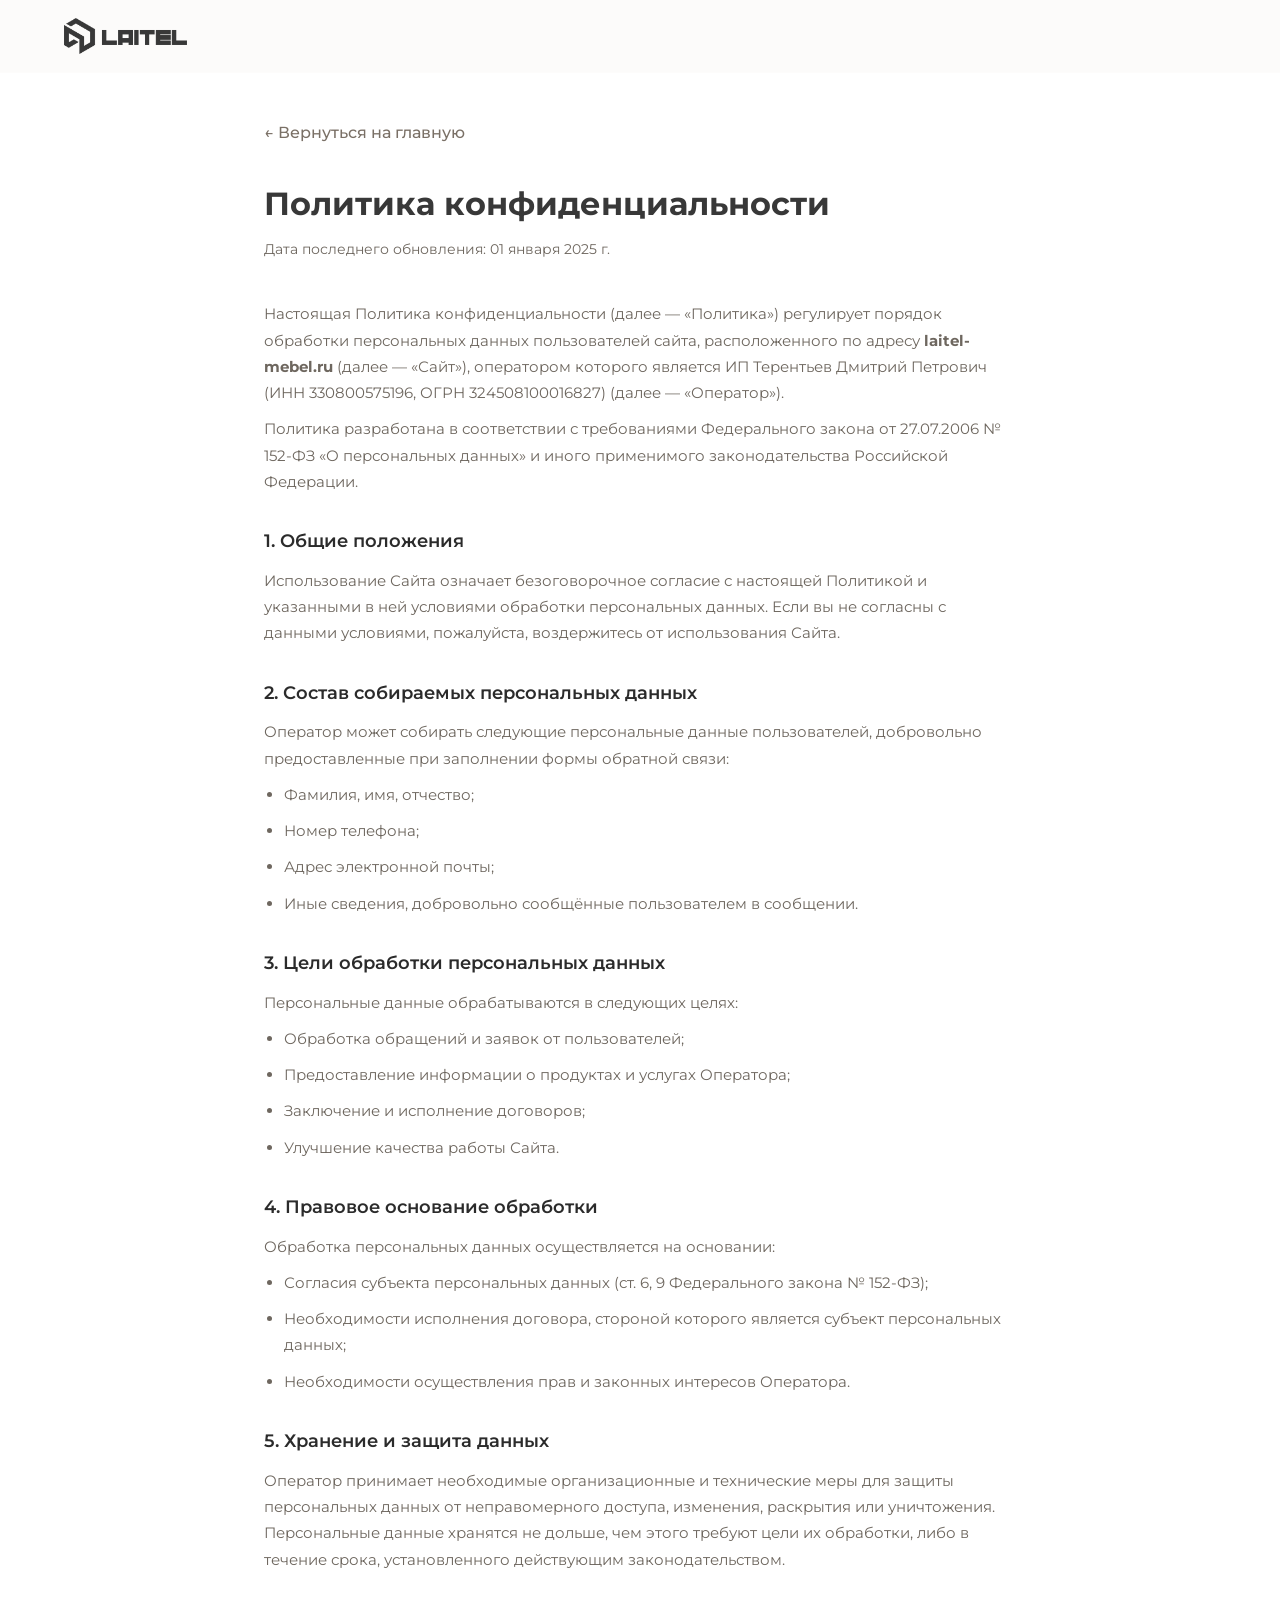
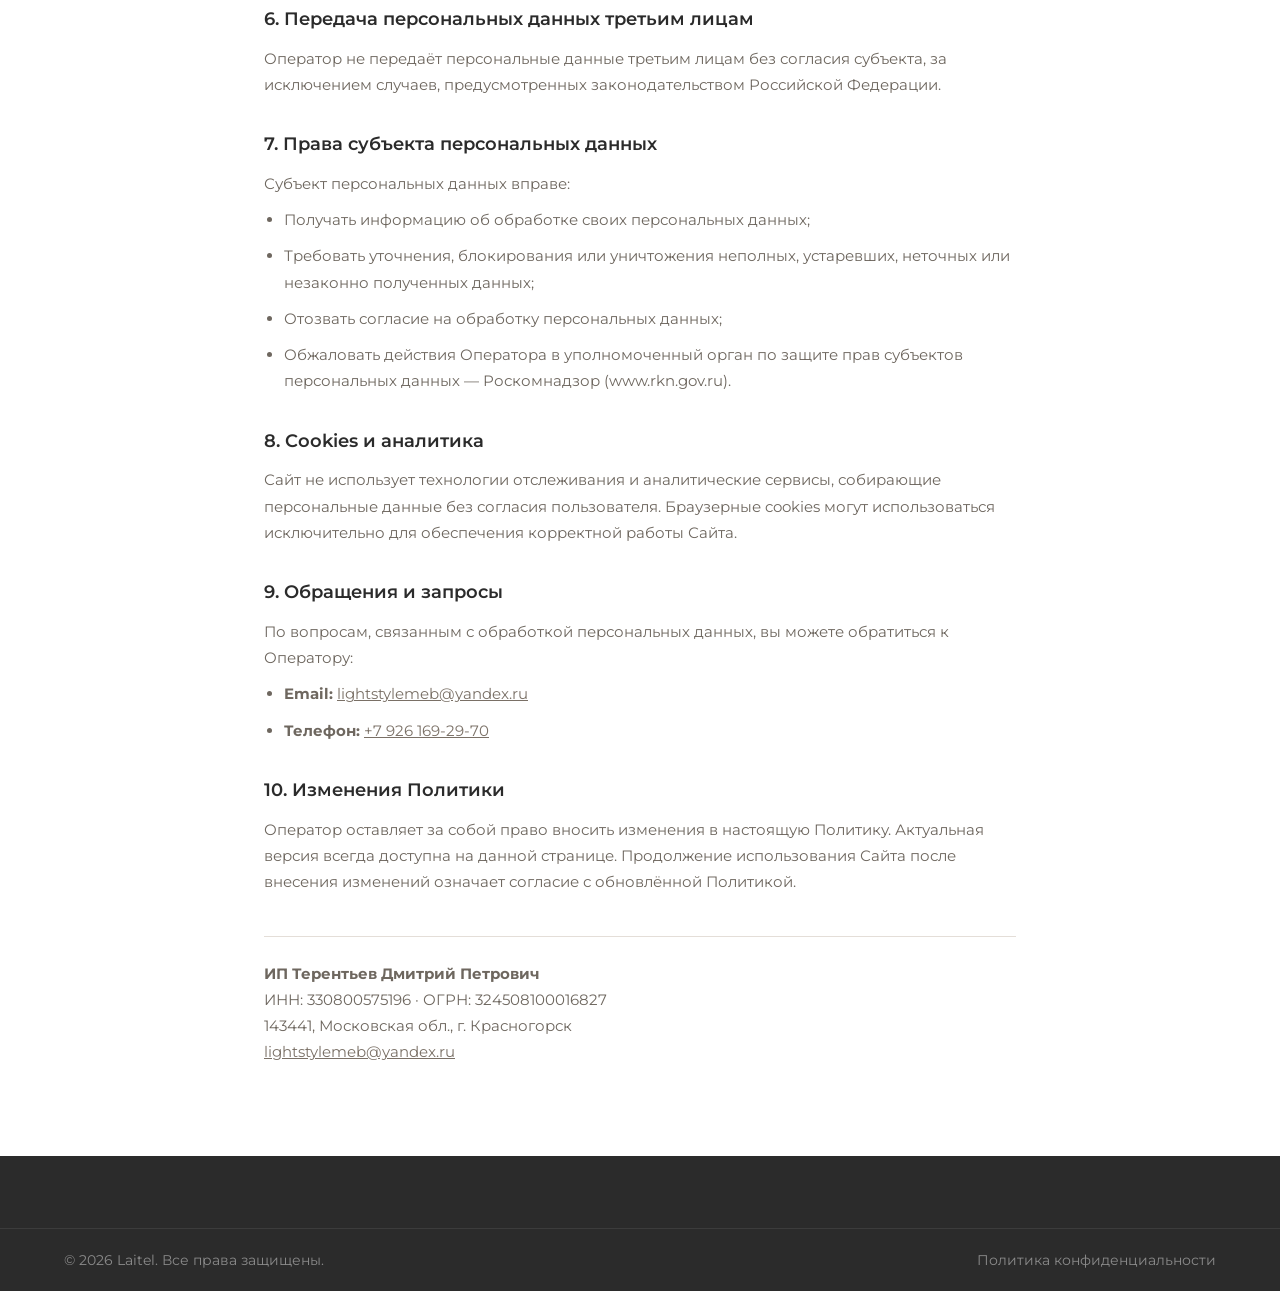
<file: privacy.html>
<!DOCTYPE html>
<html lang="ru">
<head>
  <meta charset="UTF-8" />
  <meta name="viewport" content="width=device-width, initial-scale=1.0" />
  <title>Политика конфиденциальности — Laitel</title>
  <link rel="icon" type="image/png" href="favicon.png" />
  <link rel="apple-touch-icon" href="apple-touch-icon.png" />
  <link rel="preconnect" href="https://fonts.googleapis.com" />
  <link rel="preconnect" href="https://fonts.gstatic.com" crossorigin />
  <link href="https://fonts.googleapis.com/css2?family=Montserrat:wght@400;500;600;700&display=swap" rel="stylesheet" />
  <link rel="stylesheet" href="style.css" />
  <style>
    .privacy-page { padding: 120px 0 80px; min-height: 100vh; }
    .privacy-page h1 { font-family: var(--font-heading); font-size: 2rem; margin-bottom: 8px; }
    .privacy-page .updated { color: var(--gray); font-size: .875rem; margin-bottom: 40px; }
    .privacy-page h2 { font-size: 1.125rem; font-weight: 600; margin: 32px 0 12px; color: var(--dark); }
    .privacy-page p, .privacy-page li { color: var(--gray); line-height: 1.75; margin-bottom: 10px; font-size: .9375rem; }
    .privacy-page ul { padding-left: 20px; list-style: disc; }
    .privacy-page a { color: var(--color-accent-text); text-decoration: underline; }
    .back-link { display: inline-flex; align-items: center; gap: 8px; color: var(--color-accent-text); font-weight: 500; margin-bottom: 32px; text-decoration: none !important; }
    .back-link:hover { text-decoration: underline; }
  </style>
</head>
<body>
<header class="header">
  <div class="container header__inner">
    <a href="index.html" class="logo" aria-label="Laitel — на главную">
      <img src="images/laitel-logo-dark.png" alt="Laitel" width="124" height="36" />
    </a>
  </div>
</header>

<main class="privacy-page">
  <div class="container" style="max-width:800px">
    <a href="index.html" class="back-link">← Вернуться на главную</a>

    <h1>Политика конфиденциальности</h1>
    <p class="updated">Дата последнего обновления: 01 января 2025 г.</p>

    <p>Настоящая Политика конфиденциальности (далее — «Политика») регулирует порядок обработки персональных данных пользователей сайта, расположенного по адресу <strong>laitel-mebel.ru</strong> (далее — «Сайт»), оператором которого является ИП Терентьев Дмитрий Петрович (ИНН 330800575196, ОГРН 324508100016827) (далее — «Оператор»).</p>

    <p>Политика разработана в соответствии с требованиями Федерального закона от 27.07.2006 № 152-ФЗ «О персональных данных» и иного применимого законодательства Российской Федерации.</p>

    <h2>1. Общие положения</h2>
    <p>Использование Сайта означает безоговорочное согласие с настоящей Политикой и указанными в ней условиями обработки персональных данных. Если вы не согласны с данными условиями, пожалуйста, воздержитесь от использования Сайта.</p>

    <h2>2. Состав собираемых персональных данных</h2>
    <p>Оператор может собирать следующие персональные данные пользователей, добровольно предоставленные при заполнении формы обратной связи:</p>
    <ul>
      <li>Фамилия, имя, отчество;</li>
      <li>Номер телефона;</li>
      <li>Адрес электронной почты;</li>
      <li>Иные сведения, добровольно сообщённые пользователем в сообщении.</li>
    </ul>

    <h2>3. Цели обработки персональных данных</h2>
    <p>Персональные данные обрабатываются в следующих целях:</p>
    <ul>
      <li>Обработка обращений и заявок от пользователей;</li>
      <li>Предоставление информации о продуктах и услугах Оператора;</li>
      <li>Заключение и исполнение договоров;</li>
      <li>Улучшение качества работы Сайта.</li>
    </ul>

    <h2>4. Правовое основание обработки</h2>
    <p>Обработка персональных данных осуществляется на основании:</p>
    <ul>
      <li>Согласия субъекта персональных данных (ст. 6, 9 Федерального закона № 152-ФЗ);</li>
      <li>Необходимости исполнения договора, стороной которого является субъект персональных данных;</li>
      <li>Необходимости осуществления прав и законных интересов Оператора.</li>
    </ul>

    <h2>5. Хранение и защита данных</h2>
    <p>Оператор принимает необходимые организационные и технические меры для защиты персональных данных от неправомерного доступа, изменения, раскрытия или уничтожения. Персональные данные хранятся не дольше, чем этого требуют цели их обработки, либо в течение срока, установленного действующим законодательством.</p>

    <h2>6. Передача персональных данных третьим лицам</h2>
    <p>Оператор не передаёт персональные данные третьим лицам без согласия субъекта, за исключением случаев, предусмотренных законодательством Российской Федерации.</p>

    <h2>7. Права субъекта персональных данных</h2>
    <p>Субъект персональных данных вправе:</p>
    <ul>
      <li>Получать информацию об обработке своих персональных данных;</li>
      <li>Требовать уточнения, блокирования или уничтожения неполных, устаревших, неточных или незаконно полученных данных;</li>
      <li>Отозвать согласие на обработку персональных данных;</li>
      <li>Обжаловать действия Оператора в уполномоченный орган по защите прав субъектов персональных данных — Роскомнадзор (www.rkn.gov.ru).</li>
    </ul>

    <h2>8. Cookies и аналитика</h2>
    <p>Сайт не использует технологии отслеживания и аналитические сервисы, собирающие персональные данные без согласия пользователя. Браузерные cookies могут использоваться исключительно для обеспечения корректной работы Сайта.</p>

    <h2>9. Обращения и запросы</h2>
    <p>По вопросам, связанным с обработкой персональных данных, вы можете обратиться к Оператору:</p>
    <ul>
      <li><strong>Email:</strong> <a href="mailto:lightstylemeb@yandex.ru">lightstylemeb@yandex.ru</a></li>
      <li><strong>Телефон:</strong> <a href="tel:+79261692970">+7 926 169-29-70</a></li>
    </ul>

    <h2>10. Изменения Политики</h2>
    <p>Оператор оставляет за собой право вносить изменения в настоящую Политику. Актуальная версия всегда доступна на данной странице. Продолжение использования Сайта после внесения изменений означает согласие с обновлённой Политикой.</p>

    <p style="margin-top:40px;padding-top:24px;border-top:1px solid var(--border)">
      <strong>ИП Терентьев Дмитрий Петрович</strong><br/>
      ИНН: 330800575196 · ОГРН: 324508100016827<br/>
      143441, Московская обл., г. Красногорск<br/>
      <a href="mailto:lightstylemeb@yandex.ru">lightstylemeb@yandex.ru</a>
    </p>
  </div>
</main>

<footer class="footer">
  <div class="footer__bottom">
    <div class="container">
      <span>© 2026 Laitel. Все права защищены.</span>
      <a href="privacy.html">Политика конфиденциальности</a>
    </div>
  </div>
</footer>
</body>
</html>
</file>
<file: style.css>
/* ===== DESIGN TOKENS (Laitel) ===== */
:root {
  /* Primitive — brand palette: графит #383838, бежево-серый #A69C92 */
  --graphite-900: #1F1F1F;
  --graphite-800: #2B2B2B;
  --graphite-700: #383838;
  --warm-gray-600: #6E675F;
  --beige-700: #7A7066;
  --beige-500: #A69C92;
  --beige-300: #C9C1B8;
  --beige-200: #E4DED8;
  --beige-100: #F3F0EC;
  --beige-50:  #FAF8F6;
  --white: #FFFFFF;

  /* Semantic */
  --color-primary: var(--graphite-700);
  --color-primary-hover: var(--graphite-900);
  --color-accent: var(--beige-500);
  --color-accent-text: var(--beige-700);
  --color-accent-on-dark: var(--beige-300);
  --color-text: var(--graphite-700);
  --color-text-strong: var(--graphite-800);
  --color-text-muted: var(--warm-gray-600);
  --color-surface: var(--white);
  --color-surface-alt: var(--beige-100);
  --color-border: var(--beige-200);

  /* Shape & motion */
  --radius: 16px;
  --radius-sm: 10px;
  --shadow: 0 4px 24px rgba(56,56,56,.08);
  --shadow-lg: 0 12px 40px rgba(56,56,56,.16);
  --transition: .25s ease;

  /* Typography */
  --font: 'Montserrat', system-ui, sans-serif;
  --font-heading: 'Montserrat', system-ui, sans-serif;

  /* Aliases used by inner pages */
  --primary: var(--color-primary);
  --dark: var(--color-text-strong);
  --gray: var(--color-text-muted);
  --gray-light: var(--color-surface-alt);
  --border: var(--color-border);
}

/* ===== RESET & BASE ===== */
*, *::before, *::after { box-sizing: border-box; margin: 0; padding: 0; }

html { scroll-behavior: smooth; font-size: 16px; }

body {
  font-family: var(--font);
  color: var(--color-text);
  background: var(--color-surface);
  line-height: 1.6;
  overflow-x: hidden;
}

a { color: inherit; text-decoration: none; }
img { display: block; max-width: 100%; }
ul { list-style: none; }
button { cursor: pointer; border: none; background: none; font-family: inherit; }

.container {
  max-width: 1200px;
  margin: 0 auto;
  padding: 0 24px;
}

.section { padding: 96px 0; }

.section__label {
  font-size: .75rem;
  font-weight: 600;
  letter-spacing: .16em;
  text-transform: uppercase;
  color: var(--color-accent-text);
  margin-bottom: 12px;
}

.section__title {
  font-family: var(--font-heading);
  font-size: clamp(1.625rem, 2.8vw, 2.25rem);
  font-weight: 700;
  line-height: 1.25;
  color: var(--color-text-strong);
  margin-bottom: 20px;
}

.section__sub {
  font-size: 1.0625rem;
  color: var(--color-text-muted);
  max-width: 600px;
  margin-bottom: 48px;
}

.center { text-align: center; }
.center.section__sub { margin-left: auto; margin-right: auto; }

.hidden { display: none !important; }

/* ===== BUTTONS ===== */
.btn {
  display: inline-flex;
  align-items: center;
  justify-content: center;
  gap: 8px;
  padding: 15px 28px;
  border-radius: var(--radius-sm);
  font-size: .9375rem;
  font-weight: 600;
  line-height: 1;
  transition: all var(--transition);
  cursor: pointer;
}

.btn--primary {
  background: var(--color-primary);
  color: var(--white);
}
.btn--primary:hover { background: var(--color-primary-hover); transform: translateY(-1px); box-shadow: 0 6px 20px rgba(31,31,31,.3); }

.btn--outline {
  background: transparent;
  color: var(--white);
  border: 2px solid rgba(255,255,255,.6);
}
.btn--outline:hover { background: rgba(255,255,255,.12); border-color: var(--white); }

.btn--white {
  background: var(--graphite-800);
  color: var(--white);
}
.btn--white:hover { background: var(--graphite-900); transform: translateY(-1px); }

.btn--sm {
  padding: 11px 20px;
  font-size: .875rem;
  background: var(--color-primary);
  color: var(--white);
  border-radius: 8px;
}
.btn--sm:hover { background: var(--color-primary-hover); }

.btn--full { width: 100%; }

/* ===== HEADER ===== */
.header {
  position: fixed;
  top: 0; left: 0; right: 0;
  z-index: 100;
  background: rgba(250,248,246,.55);
  backdrop-filter: blur(18px);
  -webkit-backdrop-filter: blur(18px);
  border-bottom: 1px solid rgba(255,255,255,.3);
  transition: background var(--transition), box-shadow var(--transition);
}

.header.scrolled {
  background: rgba(250,248,246,.86);
  box-shadow: var(--shadow);
}

.header__inner {
  display: flex;
  align-items: center;
  justify-content: space-between;
  height: 72px;
  gap: 32px;
}

.logo {
  display: inline-flex;
  align-items: center;
  flex-shrink: 0;
}
.logo img { height: 36px; width: auto; }

.nav {
  display: flex;
  align-items: center;
  gap: 32px;
}

.nav a {
  font-size: .9375rem;
  font-weight: 500;
  color: var(--graphite-700);
  transition: color var(--transition);
  white-space: nowrap;
}
.nav a:hover { color: var(--beige-700); }

.burger {
  display: none;
  flex-direction: column;
  gap: 5px;
  padding: 8px;
}
.burger span {
  display: block;
  width: 24px;
  height: 2px;
  background: var(--graphite-700);
  border-radius: 2px;
  transition: all var(--transition);
}

/* ===== HERO ===== */
.hero {
  position: relative;
  min-height: 100vh;
  display: flex;
  align-items: center;
  padding-top: 72px;
  overflow: hidden;
}

.hero__bg {
  position: absolute;
  inset: 0;
  background: url('images/hero.jpg') center/cover no-repeat;
}

.hero__overlay {
  position: absolute;
  inset: 0;
  background: linear-gradient(135deg, rgba(31,31,31,.88) 0%, rgba(43,43,43,.62) 60%, rgba(56,56,56,.38) 100%);
}

.hero__content {
  position: relative;
  z-index: 1;
  max-width: 780px;
  padding-top: 60px;
  padding-bottom: 60px;
}

.hero__label {
  display: inline-block;
  background: rgba(255,255,255,.1);
  border: 1px solid rgba(201,193,184,.45);
  color: var(--beige-300);
  font-size: .75rem;
  font-weight: 600;
  letter-spacing: .14em;
  text-transform: uppercase;
  padding: 7px 16px;
  border-radius: 100px;
  margin-bottom: 24px;
}

.hero__title {
  font-family: var(--font-heading);
  font-size: clamp(2rem, 4.6vw, 3.5rem);
  font-weight: 700;
  color: var(--white);
  line-height: 1.15;
  margin-bottom: 24px;
}
.hero__title span { color: var(--color-accent-on-dark); }

.hero__sub {
  font-size: 1.0625rem;
  color: rgba(255,255,255,.82);
  max-width: 600px;
  margin-bottom: 40px;
  line-height: 1.75;
}

.hero__btns {
  display: flex;
  gap: 16px;
  flex-wrap: wrap;
  margin-bottom: 56px;
}

.hero .btn--primary { background: var(--beige-200); color: var(--graphite-800); }
.hero .btn--primary:hover { background: var(--white); box-shadow: 0 6px 20px rgba(0,0,0,.3); }

.hero__stats {
  display: flex;
  gap: 40px;
  flex-wrap: wrap;
}

.hero__stat strong {
  display: block;
  font-size: 1.875rem;
  font-weight: 700;
  color: var(--white);
  line-height: 1;
}
.hero__stat span {
  font-size: .875rem;
  color: rgba(255,255,255,.68);
  margin-top: 6px;
  display: block;
}

/* ===== ABOUT ===== */
.about { background: var(--color-surface); }

.about__grid {
  display: grid;
  grid-template-columns: 1fr 1fr;
  gap: 80px;
  align-items: center;
}

.about__image-wrap {
  position: relative;
}

.about__image {
  width: 100%;
  height: 520px;
  object-fit: cover;
  border-radius: var(--radius);
  box-shadow: var(--shadow-lg);
}

.about__badge {
  position: absolute;
  bottom: -24px;
  right: -24px;
  background: var(--graphite-700);
  color: var(--white);
  padding: 20px 24px;
  border-radius: var(--radius);
  box-shadow: var(--shadow-lg);
  text-align: center;
  min-width: 160px;
}
.about__badge strong {
  display: block;
  font-size: 1.875rem;
  font-weight: 700;
  line-height: 1;
  color: var(--beige-300);
}
.about__badge span {
  font-size: .8125rem;
  opacity: .85;
  margin-top: 6px;
  display: block;
}

.about__text p {
  color: var(--color-text-muted);
  margin-bottom: 16px;
  line-height: 1.8;
}

.about__list {
  margin-top: 24px;
  display: flex;
  flex-direction: column;
  gap: 10px;
}
.about__list li {
  display: flex;
  align-items: center;
  gap: 10px;
  font-weight: 500;
}
.check {
  color: var(--color-accent-text);
  font-weight: 700;
  flex-shrink: 0;
}

/* ===== CATALOG ===== */
.catalog { background: var(--color-surface-alt); }

.tabs {
  display: flex;
  gap: 8px;
  margin-bottom: 40px;
  flex-wrap: wrap;
  justify-content: center;
}

.tab {
  padding: 11px 24px;
  border-radius: 100px;
  font-size: .9375rem;
  font-weight: 500;
  color: var(--color-text-muted);
  background: var(--white);
  border: 1px solid var(--color-border);
  transition: all var(--transition);
}
.tab:hover { color: var(--graphite-700); border-color: var(--beige-500); }
.tab--active {
  background: var(--color-primary);
  color: var(--white);
  border-color: var(--color-primary);
}
.tab--active:hover { color: var(--white); border-color: var(--color-primary); }

.catalog__grid {
  display: grid;
  grid-template-columns: repeat(auto-fill, minmax(320px, 1fr));
  gap: 28px;
  margin-bottom: 48px;
}

.card {
  background: var(--white);
  border-radius: var(--radius);
  overflow: hidden;
  box-shadow: var(--shadow);
  transition: transform var(--transition), box-shadow var(--transition);
  display: flex;
  flex-direction: column;
}
.card:hover { transform: translateY(-4px); box-shadow: var(--shadow-lg); }

.card__img {
  position: relative;
  aspect-ratio: 5 / 4;
  overflow: hidden;
  flex-shrink: 0;
  background: var(--beige-100);
}
/* Фото любой пропорции показываем целиком; пустые поля заполняет размытая копия того же снимка */
.card__img::before,
.card__img::after {
  content: '';
  position: absolute;
  inset: 0;
  background: var(--img) center / cover no-repeat;
}
.card__img::before {
  inset: -24px;
  filter: blur(22px) saturate(.9);
  opacity: .85;
}
.card__img::after {
  background-size: contain;
}

.card__body {
  padding: 24px;
  display: flex;
  flex-direction: column;
  gap: 10px;
  flex: 1;
}
.card__body h3 {
  font-size: 1.0625rem;
  font-weight: 600;
  line-height: 1.35;
  color: var(--color-text-strong);
}
.card__body p {
  font-size: .9rem;
  color: var(--color-text-muted);
  flex: 1;
}
.card__body .btn--sm {
  margin-top: auto;
  align-self: flex-start;
}

.catalog__cta {
  text-align: center;
  background: var(--white);
  border-radius: var(--radius);
  padding: 40px;
  box-shadow: var(--shadow);
}
.catalog__cta p {
  font-size: 1.0625rem;
  color: var(--color-text-muted);
  margin-bottom: 20px;
}

/* ===== ADVANTAGES ===== */
.advantages { background: var(--color-surface); }

.adv__grid {
  display: grid;
  grid-template-columns: repeat(auto-fill, minmax(300px, 1fr));
  gap: 28px;
}

.adv__card {
  padding: 32px;
  border-radius: var(--radius);
  border: 1px solid var(--color-border);
  transition: all var(--transition);
}
.adv__card:hover {
  border-color: var(--beige-500);
  box-shadow: var(--shadow);
  transform: translateY(-2px);
}

.adv__icon {
  width: 40px;
  height: 40px;
  margin-bottom: 16px;
  display: flex;
  align-items: center;
  justify-content: center;
  background: rgba(166,156,146,.2);
  border-radius: 10px;
  padding: 8px;
  flex-shrink: 0;
}
.adv__icon svg {
  width: 24px;
  height: 24px;
  display: block;
}

.adv__card h3 {
  font-size: 1.0625rem;
  font-weight: 600;
  margin-bottom: 10px;
  color: var(--color-text-strong);
}
.adv__card p {
  font-size: .9rem;
  color: var(--color-text-muted);
  line-height: 1.75;
}

/* ===== PROCESS ===== */
.process { background: var(--graphite-700); }
.process .section__label { color: var(--color-accent-on-dark); }
.process .section__title { color: var(--white); }

.process__steps {
  display: grid;
  grid-template-columns: repeat(auto-fill, minmax(320px, 1fr));
  gap: 32px;
}

.process__step {
  display: flex;
  gap: 20px;
  align-items: flex-start;
}

.process__num {
  font-size: 2.25rem;
  font-weight: 700;
  font-family: var(--font-heading);
  color: var(--beige-500);
  line-height: 1;
  flex-shrink: 0;
  min-width: 56px;
}

.process__body h3 {
  font-size: 1.0625rem;
  font-weight: 600;
  color: var(--white);
  margin-bottom: 8px;
}
.process__body p {
  font-size: .9rem;
  color: rgba(255,255,255,.66);
  line-height: 1.75;
}

/* ===== BANNER ===== */
.banner {
  background: var(--beige-500);
  padding: 72px 0;
}

.banner__inner {
  display: flex;
  align-items: center;
  justify-content: space-between;
  gap: 40px;
  flex-wrap: wrap;
}

.banner__text h2 {
  font-family: var(--font-heading);
  font-size: clamp(1.5rem, 2.5vw, 2rem);
  font-weight: 700;
  color: var(--graphite-900);
  margin-bottom: 12px;
}
.banner__text p {
  color: var(--graphite-800);
  font-size: 1rem;
  max-width: 560px;
}

/* ===== CONTACT ===== */
.contact { background: var(--color-surface-alt); }

.contact__grid {
  display: grid;
  grid-template-columns: 1fr 400px;
  gap: 60px;
  align-items: flex-start;
}

.form {
  background: var(--white);
  padding: 40px;
  border-radius: var(--radius);
  box-shadow: var(--shadow);
  display: flex;
  flex-direction: column;
  gap: 20px;
}

.form__row {
  display: grid;
  grid-template-columns: 1fr 1fr;
  gap: 20px;
}

.form__field {
  display: flex;
  flex-direction: column;
  gap: 6px;
}

.form__field label {
  font-size: .875rem;
  font-weight: 500;
  color: var(--color-text-strong);
}

.form__field input,
.form__field textarea {
  padding: 13px 16px;
  border: 1.5px solid var(--color-border);
  border-radius: var(--radius-sm);
  font-family: var(--font);
  font-size: .9375rem;
  color: var(--color-text-strong);
  background: var(--white);
  transition: border-color var(--transition), box-shadow var(--transition);
  outline: none;
  resize: vertical;
}

.form__field input:focus,
.form__field textarea:focus {
  border-color: var(--graphite-700);
  box-shadow: 0 0 0 3px rgba(166,156,146,.3);
}

.form__field input.error,
.form__field textarea.error {
  border-color: #C0392B;
}

.form__checkbox {
  display: flex;
  align-items: flex-start;
  gap: 10px;
  font-size: .875rem;
  color: var(--color-text-muted);
}
.form__checkbox input { flex-shrink: 0; margin-top: 3px; accent-color: var(--graphite-700); }
.form__checkbox a { color: var(--graphite-700); text-decoration: underline; }

.form__success {
  background: #E3EFE6;
  color: #1F5130;
  padding: 16px 20px;
  border-radius: var(--radius-sm);
  font-weight: 500;
  display: flex;
  align-items: center;
  gap: 10px;
}

.form__error {
  background: #F6E4E1;
  color: #8A2E22;
  padding: 16px 20px;
  border-radius: var(--radius-sm);
  font-size: .9375rem;
}

.contact__info {
  display: flex;
  flex-direction: column;
  gap: 32px;
}

.contact__block {
  background: var(--white);
  padding: 32px;
  border-radius: var(--radius);
  box-shadow: var(--shadow);
}

.contact__block h3 {
  font-size: 1.0625rem;
  font-weight: 600;
  margin-bottom: 16px;
  color: var(--color-text-strong);
  border-bottom: 2px solid var(--beige-500);
  padding-bottom: 12px;
}

.contact__block p {
  font-size: .9375rem;
  color: var(--color-text-muted);
  margin-bottom: 10px;
  line-height: 1.5;
}
.contact__block p strong { color: var(--color-text-strong); }
.contact__block a { color: var(--graphite-700); font-weight: 500; }
.contact__block a:hover { text-decoration: underline; }

/* ===== FOOTER ===== */
.footer { background: var(--graphite-800); padding-top: 72px; }

.footer__inner {
  display: grid;
  grid-template-columns: 2fr 1fr 1fr 1.5fr;
  gap: 48px;
  padding-bottom: 48px;
  border-bottom: 1px solid rgba(255,255,255,.1);
}

.footer__brand .logo img { height: 40px; }
.footer__brand p {
  color: rgba(255,255,255,.55);
  font-size: .9375rem;
  margin-top: 16px;
  line-height: 1.7;
}

.footer__links h4,
.footer__contact h4 {
  color: var(--white);
  font-size: .8125rem;
  font-weight: 600;
  letter-spacing: .1em;
  text-transform: uppercase;
  margin-bottom: 20px;
}

.footer__links {
  display: flex;
  flex-direction: column;
  gap: 12px;
}
.footer__links a {
  color: rgba(255,255,255,.55);
  font-size: .9375rem;
  transition: color var(--transition);
}
.footer__links a:hover { color: var(--white); }

.footer__contact {
  display: flex;
  flex-direction: column;
  gap: 12px;
}
.footer__contact a {
  color: rgba(255,255,255,.55);
  font-size: .9375rem;
  transition: color var(--transition);
}
.footer__contact a:hover { color: var(--beige-300); }
.footer__small {
  margin-top: 8px;
  color: rgba(255,255,255,.38) !important;
  font-size: .8125rem !important;
}

.footer__disclaimer {
  border-top: 1px solid rgba(255,255,255,.08);
  padding: 16px 0;
  font-size: .8125rem;
  color: rgba(255,255,255,.4);
  line-height: 1.6;
}

.footer__bottom {
  padding: 20px 0;
  border-top: 1px solid rgba(255,255,255,.08);
}
.footer__bottom .container {
  display: flex;
  justify-content: space-between;
  align-items: center;
  gap: 16px;
  flex-wrap: wrap;
}
.footer__bottom span,
.footer__bottom a {
  font-size: .875rem;
  color: rgba(255,255,255,.45);
}
.footer__bottom a:hover { color: rgba(255,255,255,.85); }
.footer__bottom-links {
  display: flex;
  gap: 20px;
  flex-wrap: wrap;
}

/* ===== BACK TO TOP ===== */
.back-top {
  position: fixed;
  bottom: 32px;
  right: 32px;
  width: 48px;
  height: 48px;
  background: var(--graphite-700);
  color: var(--white);
  border-radius: 50%;
  display: flex;
  align-items: center;
  justify-content: center;
  font-size: 1.25rem;
  box-shadow: var(--shadow-lg);
  opacity: 0;
  pointer-events: none;
  transition: all var(--transition);
  z-index: 50;
}
.back-top.visible { opacity: 1; pointer-events: auto; }
.back-top:hover { background: var(--graphite-900); transform: translateY(-2px); }

/* ===== RESPONSIVE ===== */
@media (max-width: 1024px) {
  .about__grid { grid-template-columns: 1fr; gap: 60px; }
  .about__image-wrap { order: -1; }
  .about__image { height: 400px; }
  .about__badge { right: 0; }
  .contact__grid { grid-template-columns: 1fr; }
  .footer__inner { grid-template-columns: 1fr 1fr; gap: 32px; }
  .footer__brand { grid-column: 1 / -1; }
}

@media (max-width: 768px) {
  .section { padding: 64px 0; }
  .header__inner { height: 64px; }
  .logo img { height: 30px; }
  .hero { padding-top: 64px; }
  .nav { display: none; flex-direction: column; position: fixed; top: 64px; left: 0; right: 0; background: var(--beige-50); padding: 24px; border-bottom: 1px solid var(--color-border); box-shadow: var(--shadow-lg); gap: 20px; }
  .nav.open { display: flex; }
  .nav a { font-size: 1.0625rem; }
  .burger { display: flex; }
  .hero__btns { flex-direction: column; }
  .hero__btns .btn { text-align: center; }
  .hero__stats { gap: 24px; }
  .form__row { grid-template-columns: 1fr; }
  .banner__inner { flex-direction: column; text-align: center; }
  .footer__inner { grid-template-columns: 1fr; }
  .footer__brand { grid-column: auto; }
  .process__steps { grid-template-columns: 1fr; }
  .adv__grid { grid-template-columns: 1fr; }
  .catalog__grid { grid-template-columns: 1fr; }
  .footer__bottom .container { flex-direction: column; text-align: center; }
  .footer__bottom-links { justify-content: center; }
  .back-top { bottom: 20px; right: 20px; }
}

@media (max-width: 480px) {
  .hero__title { font-size: 1.75rem; }
  .form { padding: 24px; }
  .about__badge { position: static; margin-top: 16px; display: inline-flex; gap: 12px; align-items: center; }
  .about__badge strong { font-size: 1.5rem; }
}
</file>
